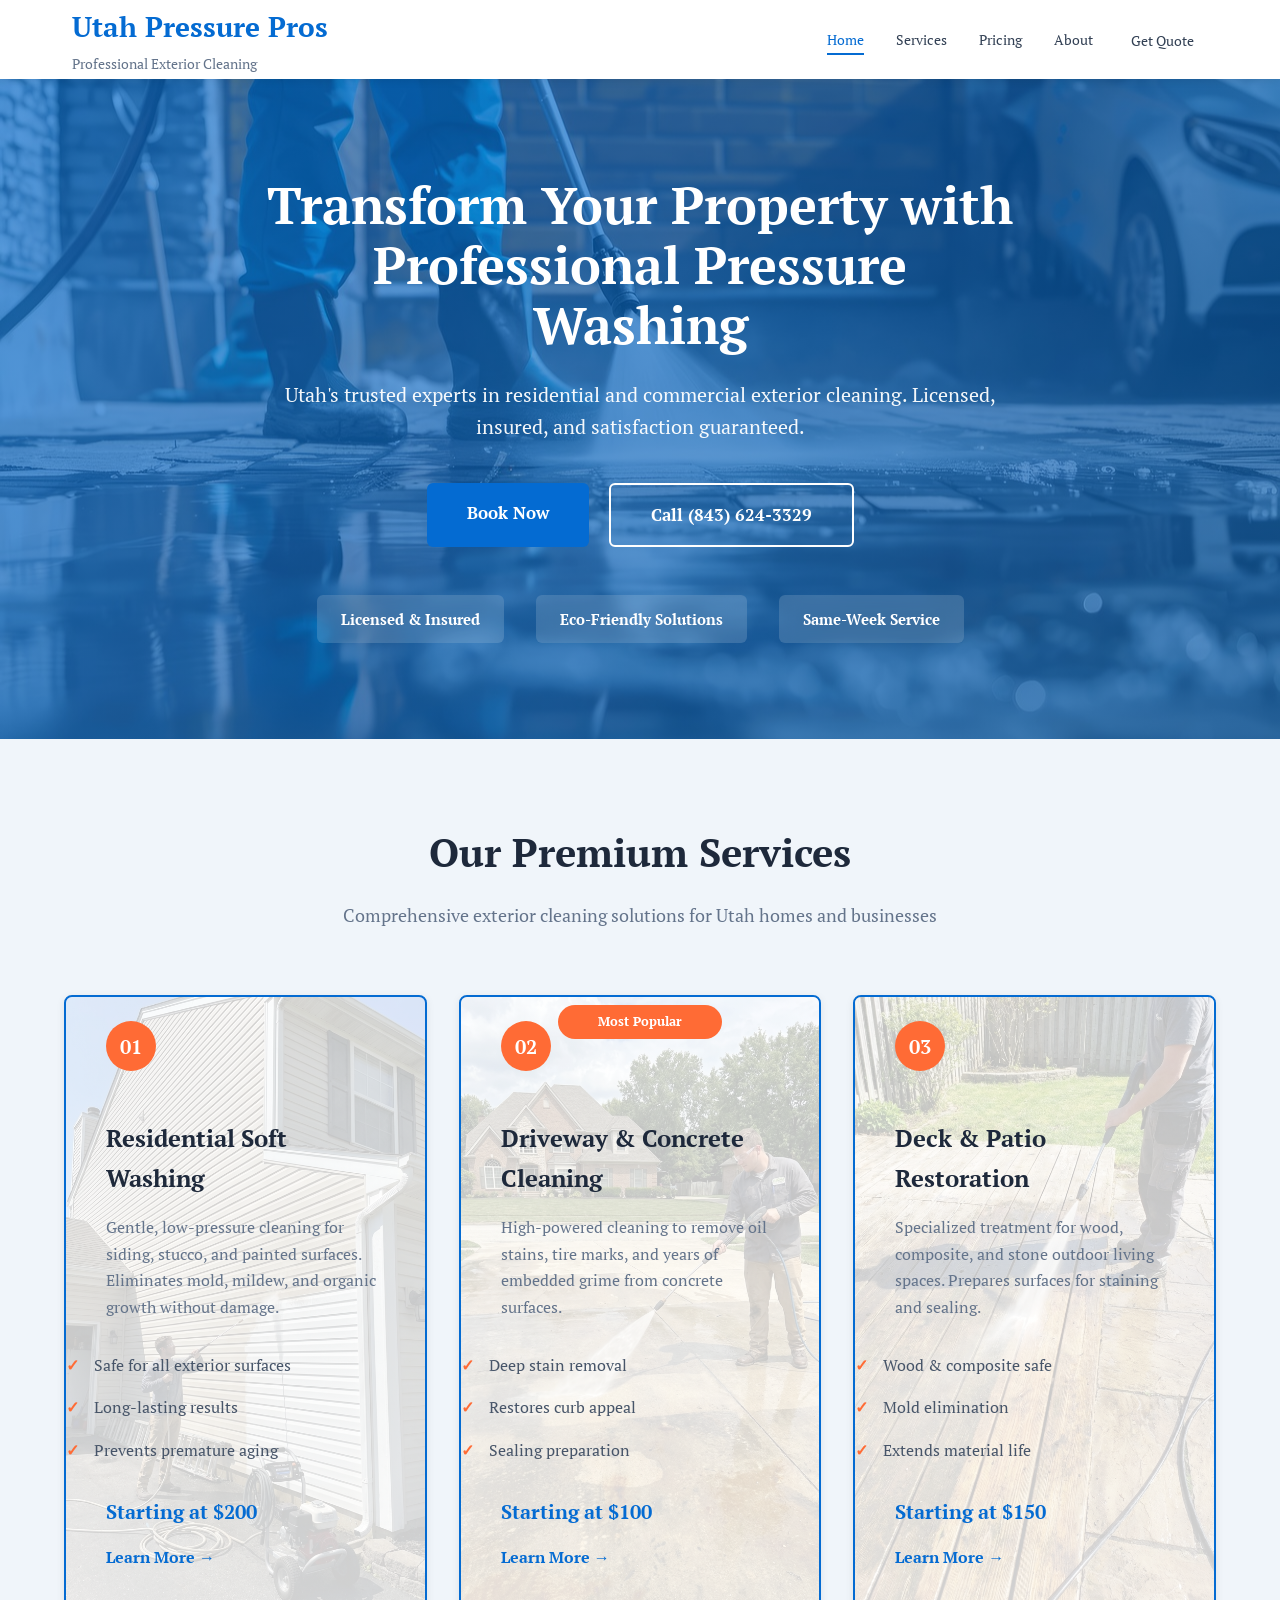
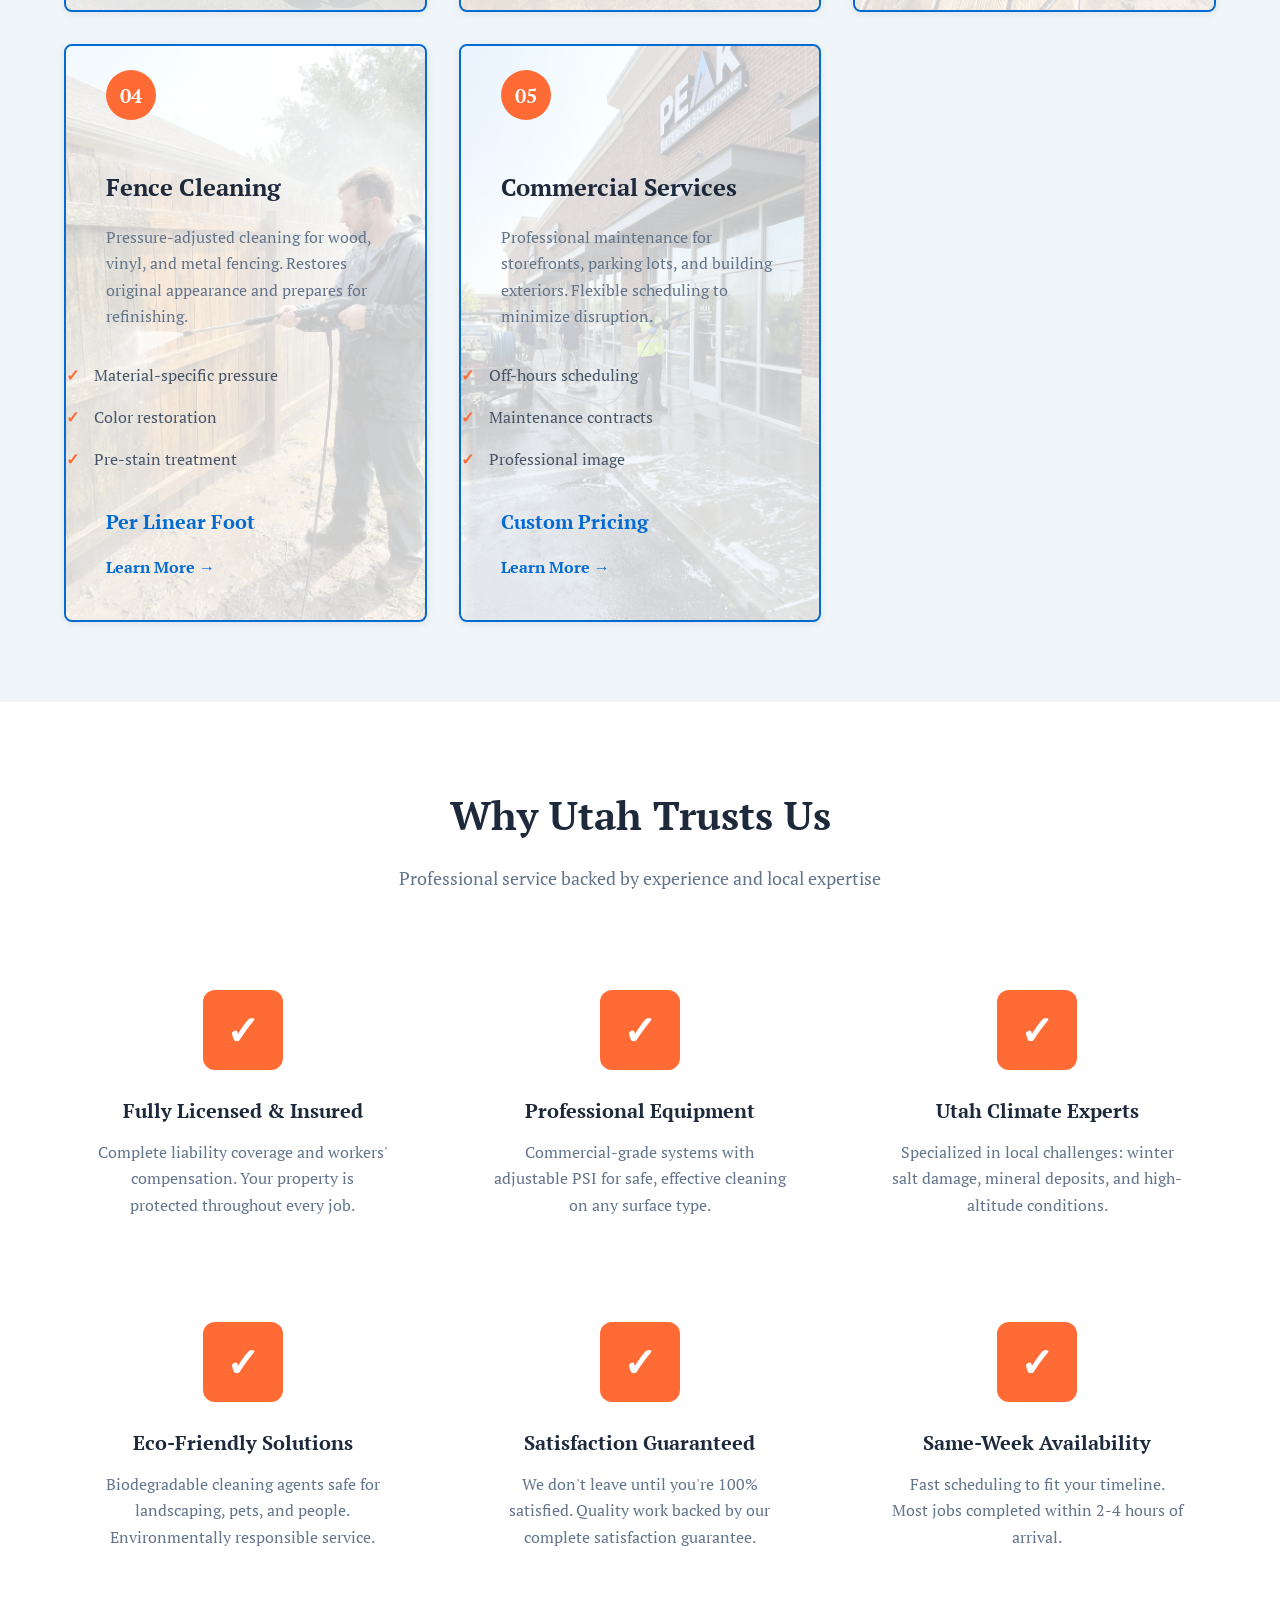
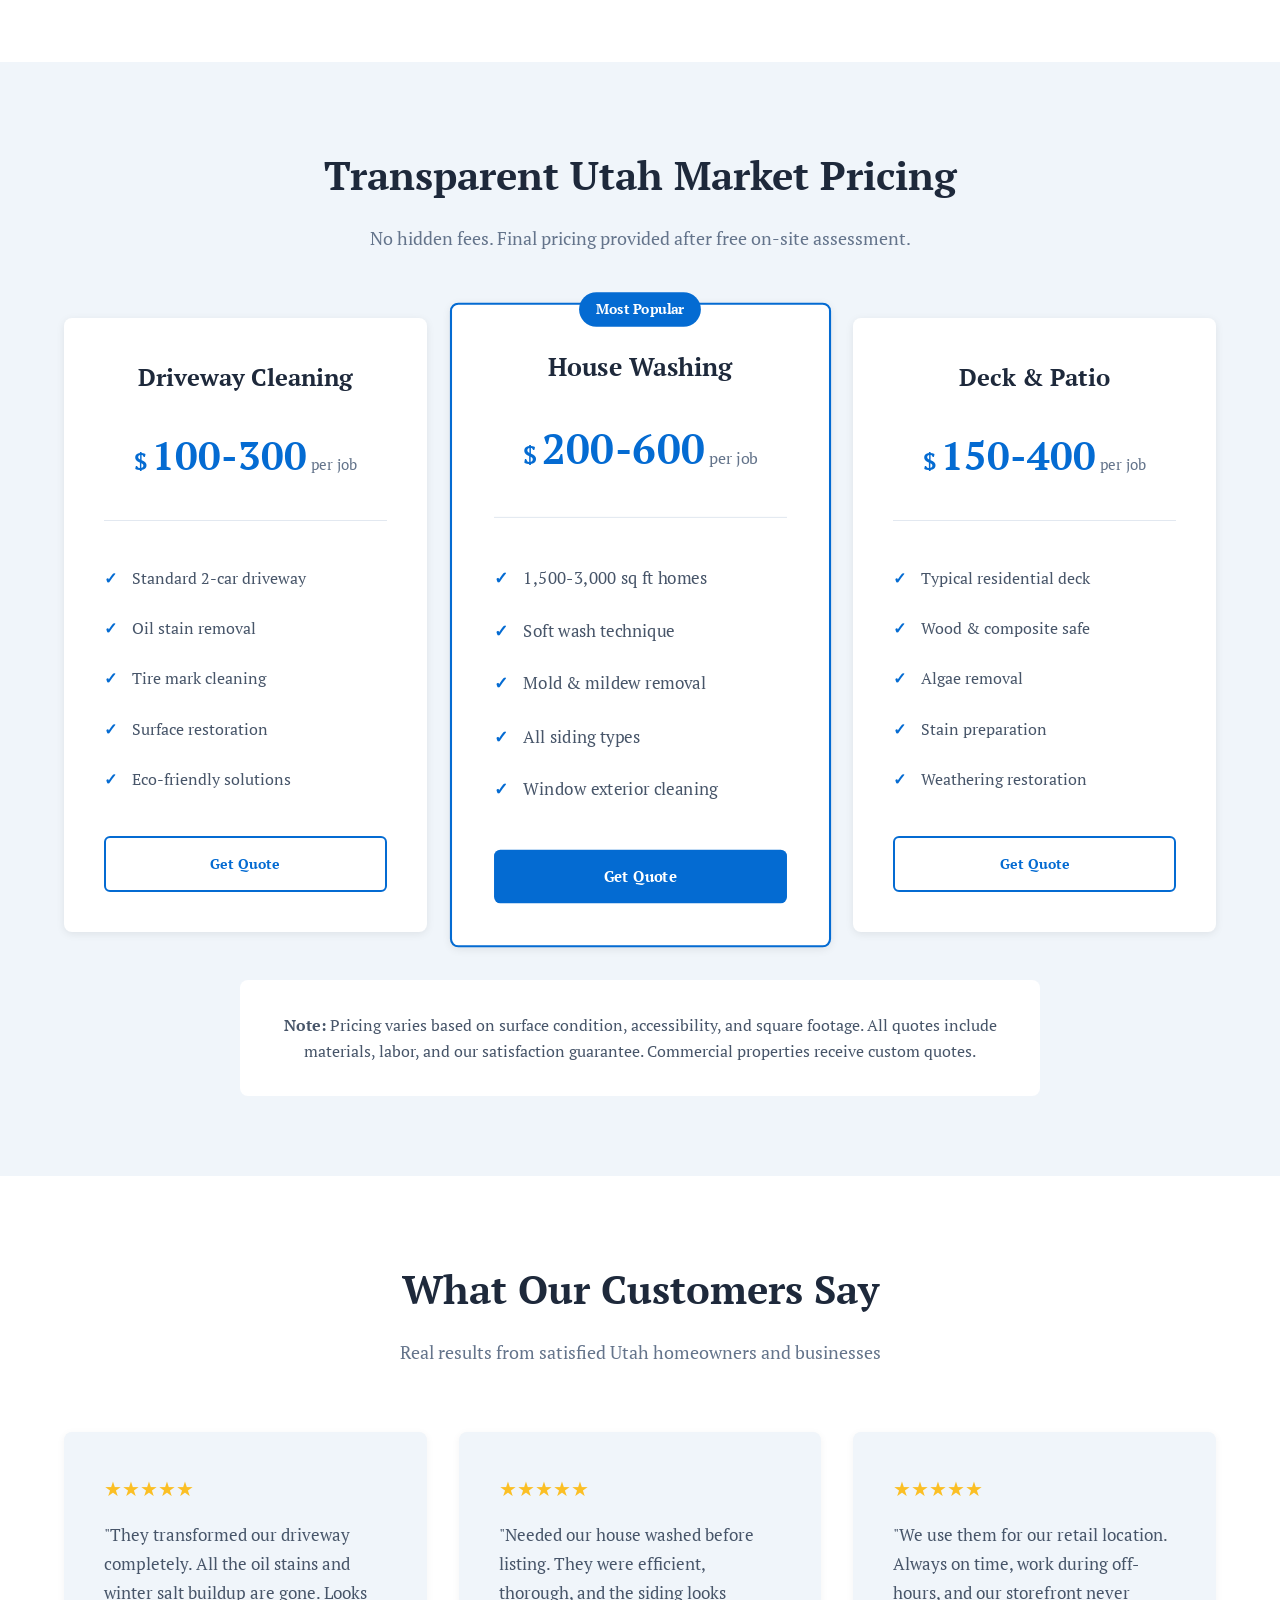
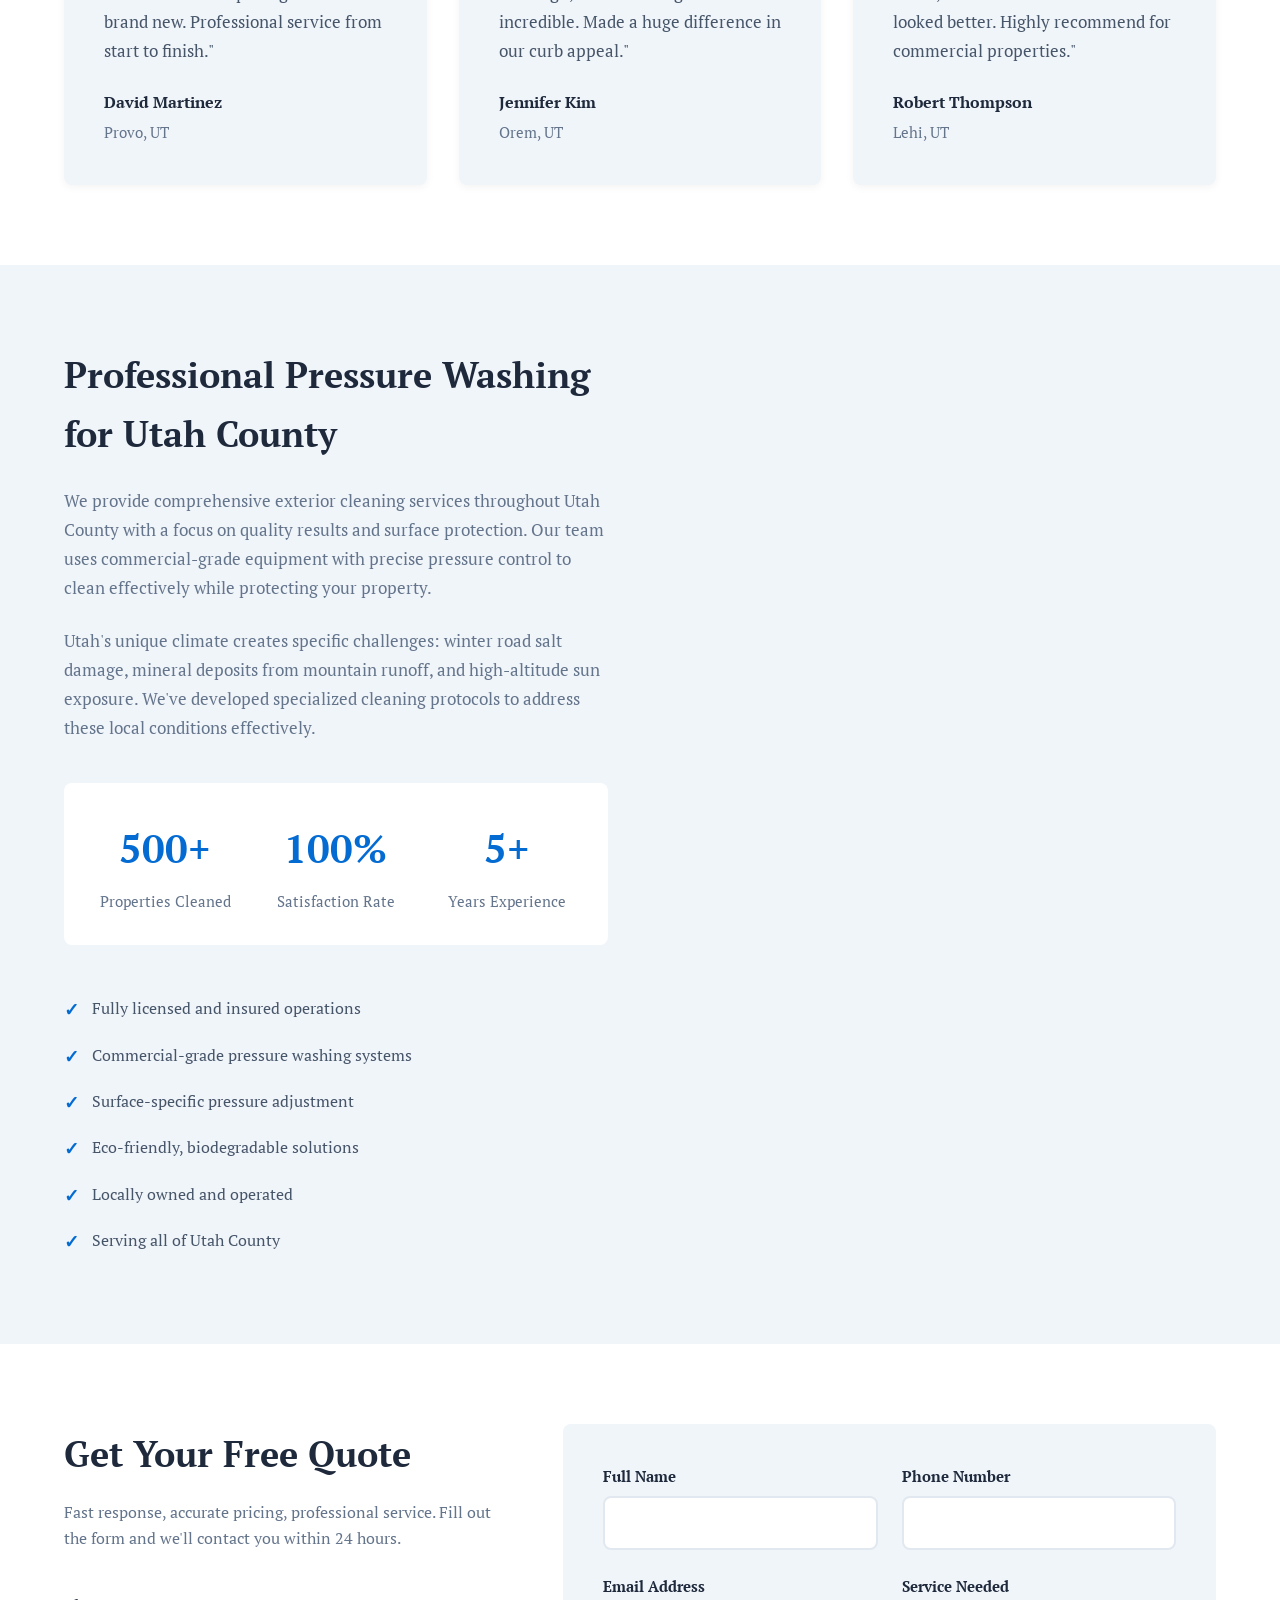
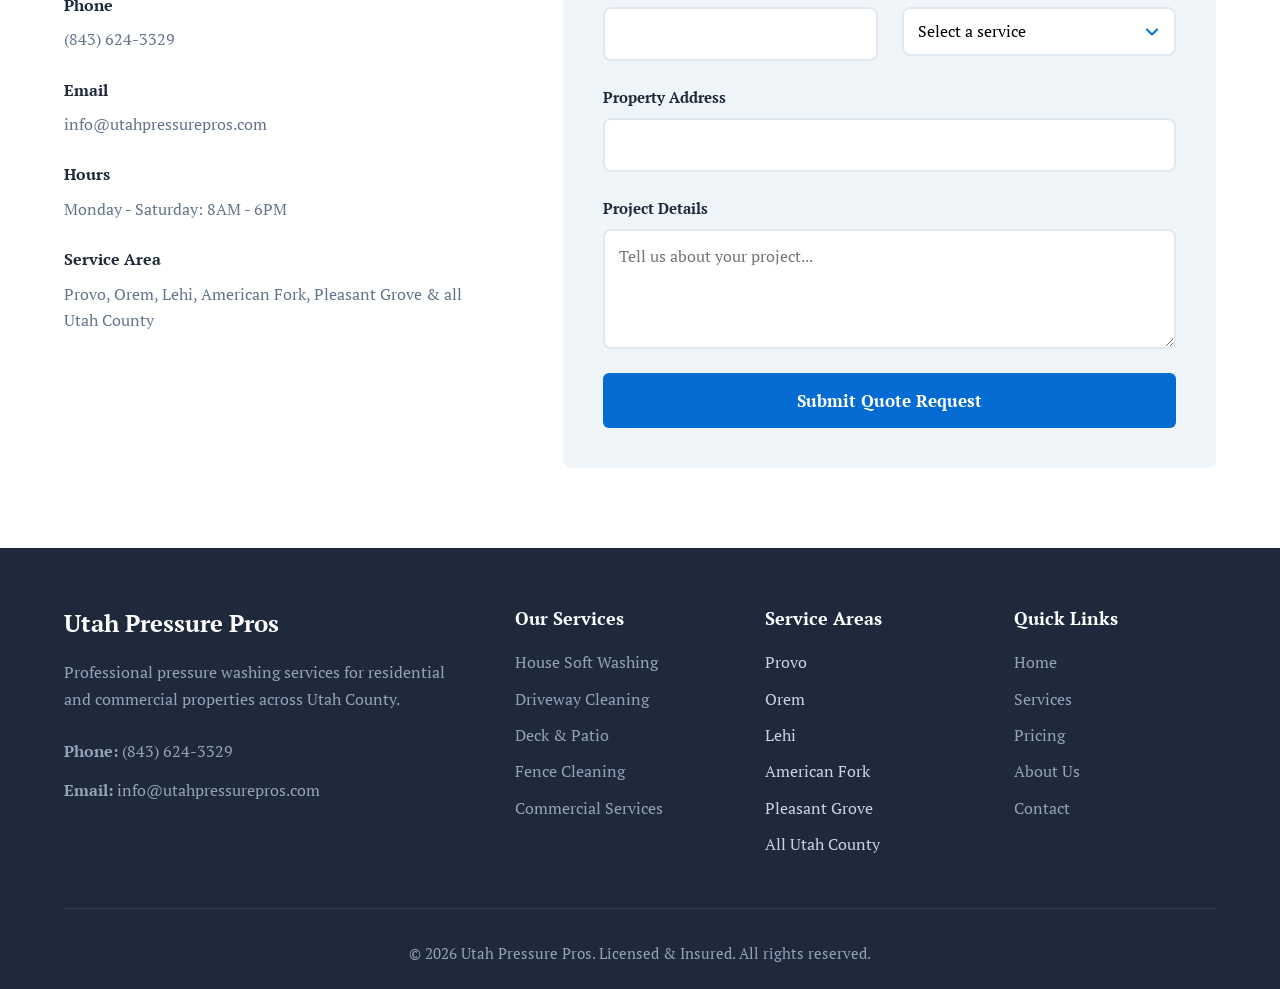
<file: index.html>
<!DOCTYPE html>
<html lang="en">
<head>
    <meta charset="UTF-8">
    <meta name="viewport" content="width=device-width, initial-scale=1.0">
    <title>Utah Pressure Pros | Professional Pressure Washing Services | Free Quote</title>
    <meta name="description" content="Professional pressure washing in Utah. Residential & commercial services. Licensed, insured, eco-friendly. Serving Provo, Orem, Lehi & Utah County.">
    <link rel="preconnect" href="https://fonts.googleapis.com">
    <link rel="preconnect" href="https://fonts.gstatic.com" crossorigin>
    <link href="https://fonts.googleapis.com/css2?family=PT+Serif:wght@400;700&display=swap" rel="stylesheet">
    <link rel="stylesheet" href="styles.css">
</head>
<body>

    <!-- Header & Navigation -->
    <header class="main-header">
        <nav class="navbar">
            <div class="container">
                <div class="nav-brand">
                    <h1 class="logo">Utah Pressure Pros</h1>
                    <p class="tagline">Professional Exterior Cleaning</p>
                </div>
                <ul class="nav-menu">
                    <li><a href="index.html" class="active">Home</a></li>
                    <li><a href="services.html">Services</a></li>
                    <li><a href="pricing.html">Pricing</a></li>
                    <li><a href="about.html">About</a></li>
                    <li><a href="contact.html" class="btn btn-outline">Get Quote</a></li>
                </ul>
            </div>
        </nav>
    </header>

    <!-- Hero Banner -->
    <section id="home" class="hero-banner" style="background-image: url('hero-bg.jpg');">
        <!-- Hero Background: Pressure washing driveway image with blue gradient overlay -->
        <div class="hero-overlay"></div>
        <div class="container">
            <div class="hero-content">
                <h2 class="hero-title">Transform Your Property with Professional Pressure Washing</h2>
                <p class="hero-subtitle">Utah's trusted experts in residential and commercial exterior cleaning. Licensed, insured, and satisfaction guaranteed.</p>
                <div class="hero-cta">
                    <a href="contact.html" class="btn btn-hero">Book Now</a>
                    <a href="tel:8436243329" class="btn btn-outline">Call (843) 624-3329</a>
                </div>
                <div class="hero-badges">
                    <div class="badge">
                        <strong>Licensed & Insured</strong>
                    </div>
                    <div class="badge">
                        <strong>Eco-Friendly Solutions</strong>
                    </div>
                    <div class="badge">
                        <strong>Same-Week Service</strong>
                    </div>
                </div>
            </div>
        </div>
    </section>

    <!-- Services Overview -->
    <section id="services" class="services-overview">
        <div class="container">
            <div class="section-intro">
                <h2>Our Premium Services</h2>
                <p>Comprehensive exterior cleaning solutions for Utah homes and businesses</p>
            </div>

            <div class="services-grid">
                <!-- Service 1 -->
                <div class="service-box" style="background-image: url('service1.jpg');">
                    <div class="service-icon-wrap">
                        <div class="service-number">01</div>
                    </div>
                    <h3>Residential Soft Washing</h3>
                    <p>Gentle, low-pressure cleaning for siding, stucco, and painted surfaces. Eliminates mold, mildew, and organic growth without damage.</p>
                    <ul class="service-features">
                        <li>Safe for all exterior surfaces</li>
                        <li>Long-lasting results</li>
                        <li>Prevents premature aging</li>
                    </ul>
                    <div class="service-price">Starting at $200</div>
                    <a href="services.html#soft-washing" class="service-link">Learn More →</a>
                </div>

                <!-- Service 2 -->
                <div class="service-box featured" style="background-image: url('service2.jpg');">
                    <div class="popular-badge">Most Popular</div>
                    <div class="service-icon-wrap">
                        <div class="service-number">02</div>
                    </div>
                    <h3>Driveway & Concrete Cleaning</h3>
                    <p>High-powered cleaning to remove oil stains, tire marks, and years of embedded grime from concrete surfaces.</p>
                    <ul class="service-features">
                        <li>Deep stain removal</li>
                        <li>Restores curb appeal</li>
                        <li>Sealing preparation</li>
                    </ul>
                    <div class="service-price">Starting at $100</div>
                    <a href="services.html#driveway" class="service-link">Learn More →</a>
                </div>

                <!-- Service 3 -->
                <div class="service-box" style="background-image: url('service3.jpg');">
                    <div class="service-icon-wrap">
                        <div class="service-number">03</div>
                    </div>
                    <h3>Deck & Patio Restoration</h3>
                    <p>Specialized treatment for wood, composite, and stone outdoor living spaces. Prepares surfaces for staining and sealing.</p>
                    <ul class="service-features">
                        <li>Wood & composite safe</li>
                        <li>Mold elimination</li>
                        <li>Extends material life</li>
                    </ul>
                    <div class="service-price">Starting at $150</div>
                    <a href="services.html#deck" class="service-link">Learn More →</a>
                </div>

                <!-- Service 4 -->
                <div class="service-box" style="background-image: url('service4.jpg');">
                    <div class="service-icon-wrap">
                        <div class="service-number">04</div>
                    </div>
                    <h3>Fence Cleaning</h3>
                    <p>Pressure-adjusted cleaning for wood, vinyl, and metal fencing. Restores original appearance and prepares for refinishing.</p>
                    <ul class="service-features">
                        <li>Material-specific pressure</li>
                        <li>Color restoration</li>
                        <li>Pre-stain treatment</li>
                    </ul>
                    <div class="service-price">Per Linear Foot</div>
                    <a href="services.html#fence" class="service-link">Learn More →</a>
                </div>

                <!-- Service 5 -->
                <div class="service-box" style="background-image: url('service5.jpg');">
                    <div class="service-icon-wrap">
                        <div class="service-number">05</div>
                    </div>
                    <h3>Commercial Services</h3>
                    <p>Professional maintenance for storefronts, parking lots, and building exteriors. Flexible scheduling to minimize disruption.</p>
                    <ul class="service-features">
                        <li>Off-hours scheduling</li>
                        <li>Maintenance contracts</li>
                        <li>Professional image</li>
                    </ul>
                    <div class="service-price">Custom Pricing</div>
                    <a href="services.html#commercial" class="service-link">Learn More →</a>
                </div>
            </div>
        </div>
    </section>

    <!-- Why Choose Us -->
    <section class="why-choose">
        <div class="container">
            <div class="section-intro">
                <h2>Why Utah Trusts Us</h2>
                <p>Professional service backed by experience and local expertise</p>
            </div>

            <div class="reasons-grid">
                <div class="reason-card">
                    <div class="reason-icon">✓</div>
                    <h3>Fully Licensed & Insured</h3>
                    <p>Complete liability coverage and workers' compensation. Your property is protected throughout every job.</p>
                </div>

                <div class="reason-card">
                    <div class="reason-icon">✓</div>
                    <h3>Professional Equipment</h3>
                    <p>Commercial-grade systems with adjustable PSI for safe, effective cleaning on any surface type.</p>
                </div>

                <div class="reason-card">
                    <div class="reason-icon">✓</div>
                    <h3>Utah Climate Experts</h3>
                    <p>Specialized in local challenges: winter salt damage, mineral deposits, and high-altitude conditions.</p>
                </div>

                <div class="reason-card">
                    <div class="reason-icon">✓</div>
                    <h3>Eco-Friendly Solutions</h3>
                    <p>Biodegradable cleaning agents safe for landscaping, pets, and people. Environmentally responsible service.</p>
                </div>

                <div class="reason-card">
                    <div class="reason-icon">✓</div>
                    <h3>Satisfaction Guaranteed</h3>
                    <p>We don't leave until you're 100% satisfied. Quality work backed by our complete satisfaction guarantee.</p>
                </div>

                <div class="reason-card">
                    <div class="reason-icon">✓</div>
                    <h3>Same-Week Availability</h3>
                    <p>Fast scheduling to fit your timeline. Most jobs completed within 2-4 hours of arrival.</p>
                </div>
            </div>
        </div>
    </section>

    <!-- Pricing Plans -->
    <section id="pricing" class="pricing-plans">
        <div class="container">
            <div class="section-intro">
                <h2>Transparent Utah Market Pricing</h2>
                <p>No hidden fees. Final pricing provided after free on-site assessment.</p>
            </div>

            <div class="pricing-grid">
                <!-- Basic Package -->
                <div class="pricing-card">
                    <div class="plan-header">
                        <h3>Driveway Cleaning</h3>
                        <div class="plan-price">
                            <span class="currency">$</span>
                            <span class="amount">100-300</span>
                            <span class="period">per job</span>
                        </div>
                    </div>
                    <ul class="plan-features">
                        <li>Standard 2-car driveway</li>
                        <li>Oil stain removal</li>
                        <li>Tire mark cleaning</li>
                        <li>Surface restoration</li>
                        <li>Eco-friendly solutions</li>
                    </ul>
                    <a href="contact.html" class="btn btn-plan">Get Quote</a>
                </div>

                <!-- Popular Package -->
                <div class="pricing-card popular">
                    <div class="popular-tag">Most Popular</div>
                    <div class="plan-header">
                        <h3>House Washing</h3>
                        <div class="plan-price">
                            <span class="currency">$</span>
                            <span class="amount">200-600</span>
                            <span class="period">per job</span>
                        </div>
                    </div>
                    <ul class="plan-features">
                        <li>1,500-3,000 sq ft homes</li>
                        <li>Soft wash technique</li>
                        <li>Mold & mildew removal</li>
                        <li>All siding types</li>
                        <li>Window exterior cleaning</li>
                    </ul>
                    <a href="contact.html" class="btn btn-plan-popular">Get Quote</a>
                </div>

                <!-- Premium Package -->
                <div class="pricing-card">
                    <div class="plan-header">
                        <h3>Deck & Patio</h3>
                        <div class="plan-price">
                            <span class="currency">$</span>
                            <span class="amount">150-400</span>
                            <span class="period">per job</span>
                        </div>
                    </div>
                    <ul class="plan-features">
                        <li>Typical residential deck</li>
                        <li>Wood & composite safe</li>
                        <li>Algae removal</li>
                        <li>Stain preparation</li>
                        <li>Weathering restoration</li>
                    </ul>
                    <a href="contact.html" class="btn btn-plan">Get Quote</a>
                </div>
            </div>

            <div class="pricing-note">
                <p><strong>Note:</strong> Pricing varies based on surface condition, accessibility, and square footage. All quotes include materials, labor, and our satisfaction guarantee. Commercial properties receive custom quotes.</p>
            </div>
        </div>
    </section>

    <!-- Testimonials -->
    <section class="testimonials">
        <div class="container">
            <div class="section-intro">
                <h2>What Our Customers Say</h2>
                <p>Real results from satisfied Utah homeowners and businesses</p>
            </div>

            <div class="testimonials-grid">
                <div class="testimonial-card">
                    <div class="testimonial-rating">★★★★★</div>
                    <p class="testimonial-text">"They transformed our driveway completely. All the oil stains and winter salt buildup are gone. Looks brand new. Professional service from start to finish."</p>
                    <div class="testimonial-author">
                        <strong>David Martinez</strong>
                        <span>Provo, UT</span>
                    </div>
                </div>

                <div class="testimonial-card">
                    <div class="testimonial-rating">★★★★★</div>
                    <p class="testimonial-text">"Needed our house washed before listing. They were efficient, thorough, and the siding looks incredible. Made a huge difference in our curb appeal."</p>
                    <div class="testimonial-author">
                        <strong>Jennifer Kim</strong>
                        <span>Orem, UT</span>
                    </div>
                </div>

                <div class="testimonial-card">
                    <div class="testimonial-rating">★★★★★</div>
                    <p class="testimonial-text">"We use them for our retail location. Always on time, work during off-hours, and our storefront never looked better. Highly recommend for commercial properties."</p>
                    <div class="testimonial-author">
                        <strong>Robert Thompson</strong>
                        <span>Lehi, UT</span>
                    </div>
                </div>
            </div>
        </div>
    </section>

    <!-- About Section -->
    <section id="about" class="about-section">
        <div class="container">
            <div class="about-grid">
                <div class="about-content">
                    <h2>Professional Pressure Washing for Utah County</h2>
                    <p>We provide comprehensive exterior cleaning services throughout Utah County with a focus on quality results and surface protection. Our team uses commercial-grade equipment with precise pressure control to clean effectively while protecting your property.</p>

                    <p>Utah's unique climate creates specific challenges: winter road salt damage, mineral deposits from mountain runoff, and high-altitude sun exposure. We've developed specialized cleaning protocols to address these local conditions effectively.</p>

                    <div class="about-stats">
                        <div class="stat">
                            <div class="stat-number">500+</div>
                            <div class="stat-label">Properties Cleaned</div>
                        </div>
                        <div class="stat">
                            <div class="stat-number">100%</div>
                            <div class="stat-label">Satisfaction Rate</div>
                        </div>
                        <div class="stat">
                            <div class="stat-number">5+</div>
                            <div class="stat-label">Years Experience</div>
                        </div>
                    </div>

                    <ul class="about-list">
                        <li>Fully licensed and insured operations</li>
                        <li>Commercial-grade pressure washing systems</li>
                        <li>Surface-specific pressure adjustment</li>
                        <li>Eco-friendly, biodegradable solutions</li>
                        <li>Locally owned and operated</li>
                        <li>Serving all of Utah County</li>
                    </ul>
                </div>

                <div class="about-image">
                    <!-- About Image: Professional pressure washing truck and equipment, Utah County neighborhood, clean branded appearance -->
                </div>
            </div>
        </div>
    </section>

    <!-- Contact Form -->
    <section id="contact" class="contact-section">
        <div class="container">
            <div class="contact-wrapper">
                <div class="contact-info">
                    <h2>Get Your Free Quote</h2>
                    <p>Fast response, accurate pricing, professional service. Fill out the form and we'll contact you within 24 hours.</p>

                    <div class="contact-details">
                        <div class="contact-item">
                            <strong>Phone</strong>
                            <p>(843) 624-3329</p>
                        </div>
                        <div class="contact-item">
                            <strong>Email</strong>
                            <p>info@utahpressurepros.com</p>
                        </div>
                        <div class="contact-item">
                            <strong>Hours</strong>
                            <p>Monday - Saturday: 8AM - 6PM</p>
                        </div>
                        <div class="contact-item">
                            <strong>Service Area</strong>
                            <p>Provo, Orem, Lehi, American Fork, Pleasant Grove & all Utah County</p>
                        </div>
                    </div>
                </div>

                <div class="contact-form-wrapper">
                    <form class="contact-form">
                        <div class="form-row">
                            <div class="form-field">
                                <label for="name">Full Name</label>
                                <input type="text" id="name" name="name" required>
                            </div>
                            <div class="form-field">
                                <label for="phone">Phone Number</label>
                                <input type="tel" id="phone" name="phone" required>
                            </div>
                        </div>

                        <div class="form-row">
                            <div class="form-field">
                                <label for="email">Email Address</label>
                                <input type="email" id="email" name="email" required>
                            </div>
                            <div class="form-field">
                                <label for="service">Service Needed</label>
                                <select id="service" name="service" required>
                                    <option value="">Select a service</option>
                                    <option value="house">House Soft Washing</option>
                                    <option value="driveway">Driveway Cleaning</option>
                                    <option value="deck">Deck & Patio</option>
                                    <option value="fence">Fence Cleaning</option>
                                    <option value="commercial">Commercial</option>
                                    <option value="other">Other</option>
                                </select>
                            </div>
                        </div>

                        <div class="form-field">
                            <label for="address">Property Address</label>
                            <input type="text" id="address" name="address" required>
                        </div>

                        <div class="form-field">
                            <label for="message">Project Details</label>
                            <textarea id="message" name="message" rows="4" placeholder="Tell us about your project..."></textarea>
                        </div>

                        <button type="submit" class="btn btn-submit">Submit Quote Request</button>
                    </form>
                </div>
            </div>
        </div>
    </section>

    <!-- Footer -->
    <footer class="main-footer">
        <div class="container">
            <div class="footer-grid">
                <div class="footer-col">
                    <h3>Utah Pressure Pros</h3>
                    <p>Professional pressure washing services for residential and commercial properties across Utah County.</p>
                    <div class="footer-contact">
                        <p><strong>Phone:</strong> (843) 624-3329</p>
                        <p><strong>Email:</strong> info@utahpressurepros.com</p>
                    </div>
                </div>

                <div class="footer-col">
                    <h4>Our Services</h4>
                    <ul>
                        <li><a href="services.html#soft-washing">House Soft Washing</a></li>
                        <li><a href="services.html#driveway">Driveway Cleaning</a></li>
                        <li><a href="services.html#deck">Deck & Patio</a></li>
                        <li><a href="services.html#fence">Fence Cleaning</a></li>
                        <li><a href="services.html#commercial">Commercial Services</a></li>
                    </ul>
                </div>

                <div class="footer-col">
                    <h4>Service Areas</h4>
                    <ul>
                        <li>Provo</li>
                        <li>Orem</li>
                        <li>Lehi</li>
                        <li>American Fork</li>
                        <li>Pleasant Grove</li>
                        <li>All Utah County</li>
                    </ul>
                </div>

                <div class="footer-col">
                    <h4>Quick Links</h4>
                    <ul>
                        <li><a href="index.html">Home</a></li>
                        <li><a href="services.html">Services</a></li>
                        <li><a href="pricing.html">Pricing</a></li>
                        <li><a href="about.html">About Us</a></li>
                        <li><a href="contact.html">Contact</a></li>
                    </ul>
                </div>
            </div>

            <div class="footer-bottom">
                <p>&copy; 2026 Utah Pressure Pros. Licensed & Insured. All rights reserved.</p>
            </div>
        </div>
    </footer>

</body>
</html>
</file>
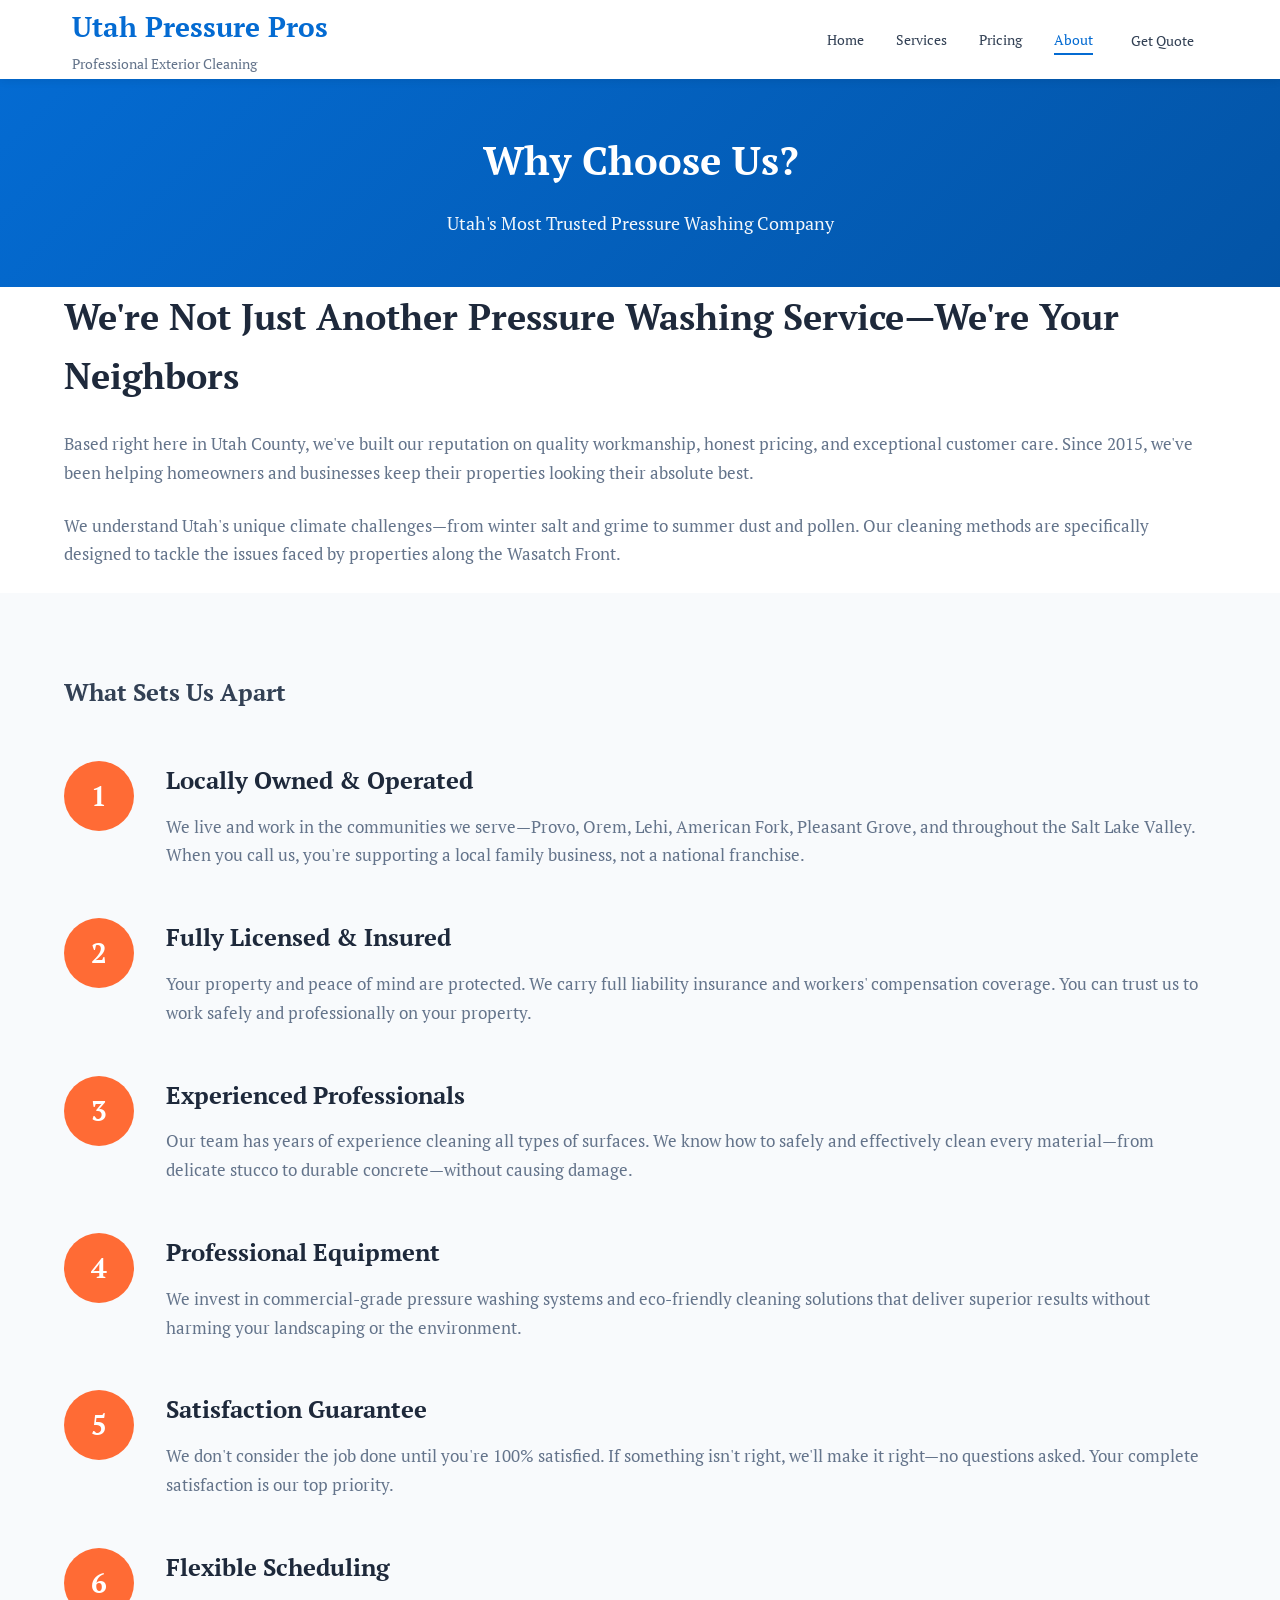
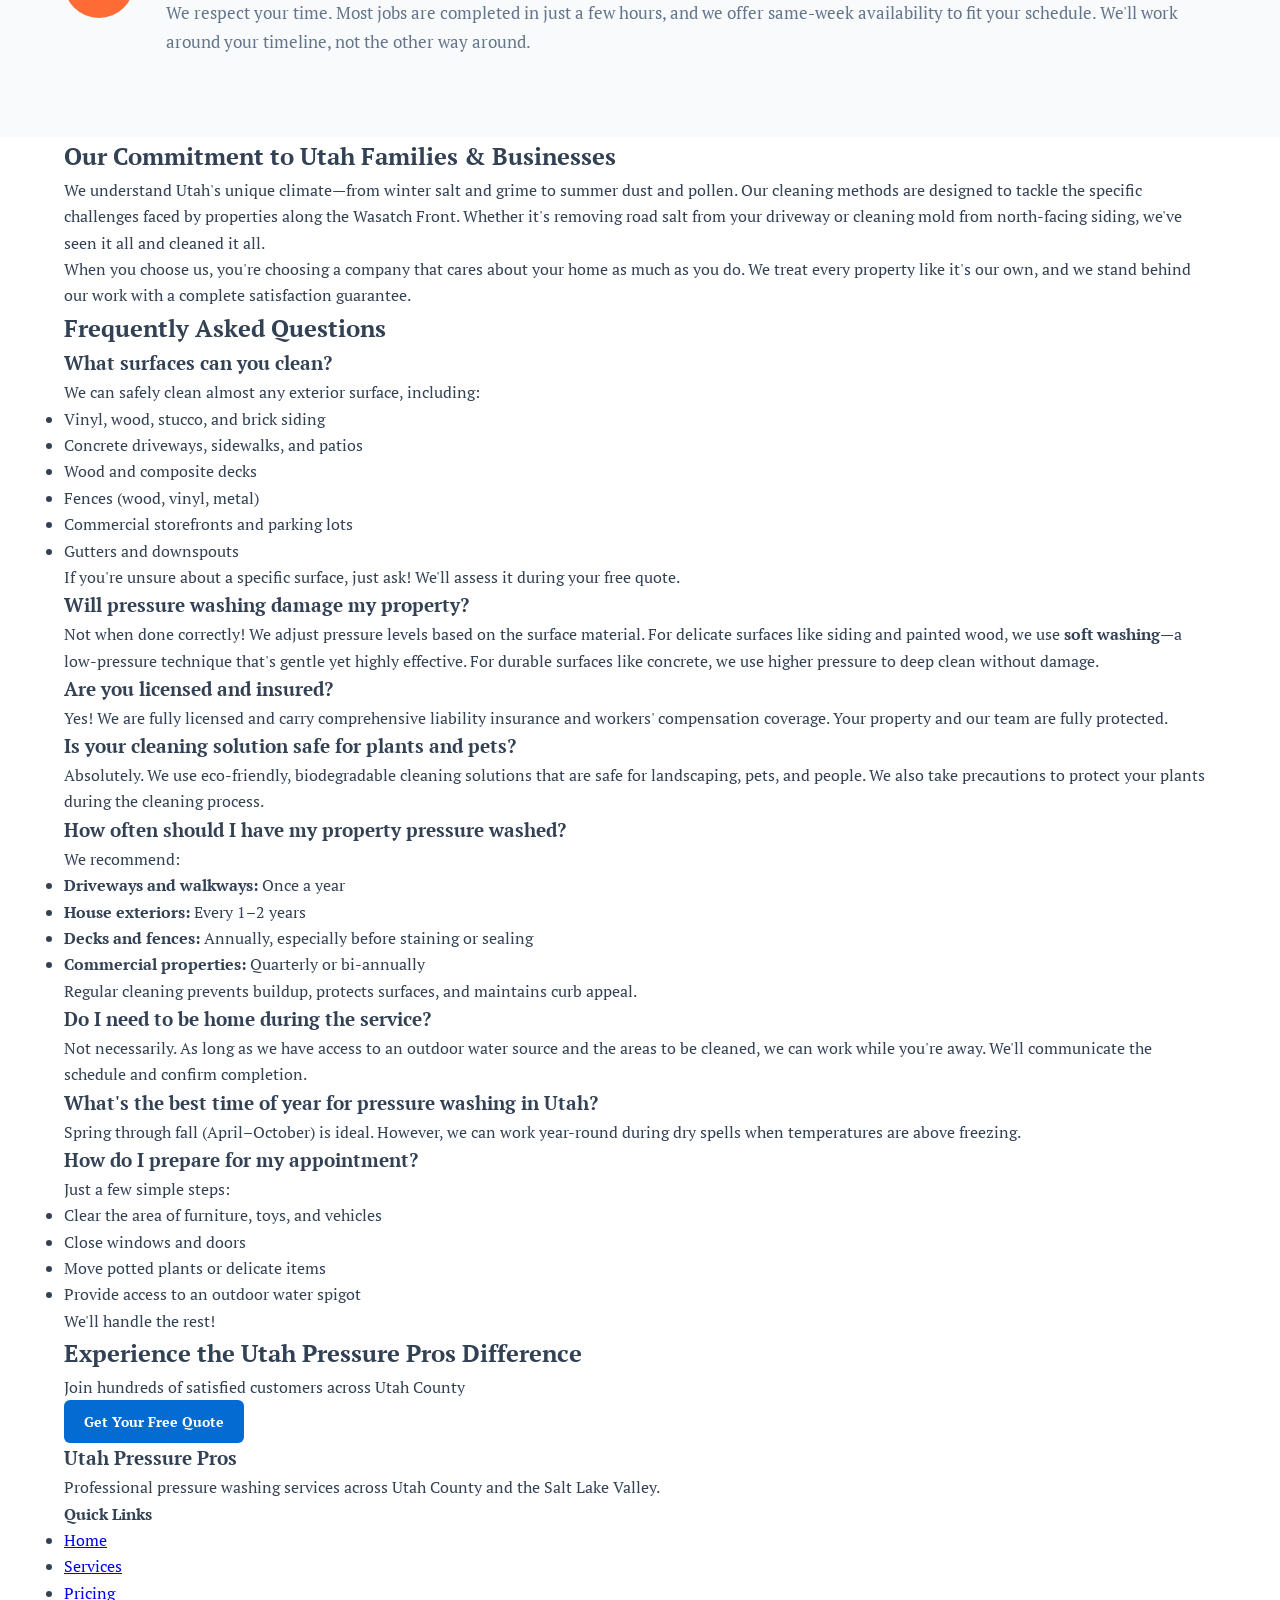
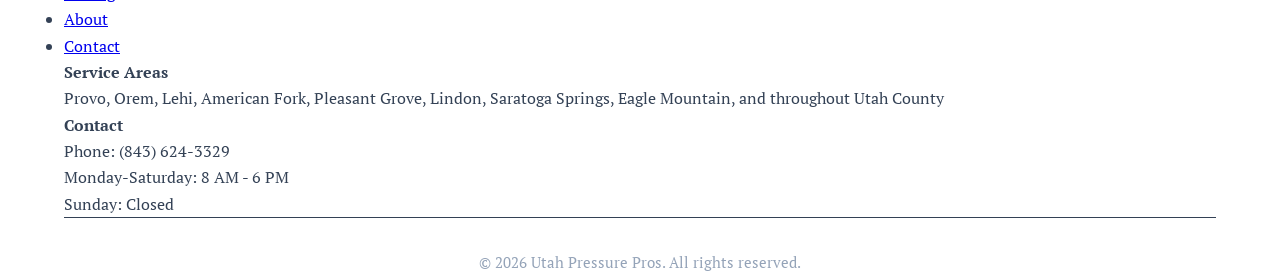
<file: about.html>
<!DOCTYPE html>
<html lang="en">
<head>
    <meta charset="UTF-8">
    <meta name="viewport" content="width=device-width, initial-scale=1.0">
    <title>About Us | Licensed Pressure Washing Pros in Utah County</title>
    <meta name="description" content="Utah's trusted pressure washing company. Locally owned, fully licensed & insured. Serving Provo, Orem, Lehi & Salt Lake Valley with pride since 2015.">
    <link rel="preconnect" href="https://fonts.googleapis.com">
    <link rel="preconnect" href="https://fonts.gstatic.com" crossorigin>
    <link href="https://fonts.googleapis.com/css2?family=PT+Serif:wght@400;700&display=swap" rel="stylesheet">
    <link rel="stylesheet" href="styles.css">
</head>
<body>
    <!-- Header & Navigation -->
    <header class="main-header">
        <nav class="navbar">
            <div class="container">
                <div class="nav-brand">
                    <h1 class="logo">Utah Pressure Pros</h1>
                    <p class="tagline">Professional Exterior Cleaning</p>
                </div>
                <ul class="nav-menu">
                    <li><a href="index.html">Home</a></li>
                    <li><a href="services.html">Services</a></li>
                    <li><a href="pricing.html">Pricing</a></li>
                    <li><a href="about.html" class="active">About</a></li>
                    <li><a href="contact.html" class="btn btn-outline">Get Quote</a></li>
                </ul>
            </div>
        </nav>
    </header>

    <!-- Page Header -->
    <section class="page-header">
        <div class="container">
            <h1>Why Choose Us?</h1>
            <p>Utah's Most Trusted Pressure Washing Company</p>
        </div>
    </section>

    <!-- About Intro -->
    <section class="about-intro">
        <div class="container">
            <div class="about-content">
                <h2>We're Not Just Another Pressure Washing Service—We're Your Neighbors</h2>
                <p class="about-text">Based right here in Utah County, we've built our reputation on quality workmanship, honest pricing, and exceptional customer care. Since 2015, we've been helping homeowners and businesses keep their properties looking their absolute best.</p>
                <p class="about-text">We understand Utah's unique climate challenges—from winter salt and grime to summer dust and pollen. Our cleaning methods are specifically designed to tackle the issues faced by properties along the Wasatch Front.</p>
            </div>
        </div>
    </section>

    <!-- What Sets Us Apart -->
    <section class="sets-apart">
        <div class="container">
            <h2 class="section-title">What Sets Us Apart</h2>
            <div class="features-list">

                <div class="feature-item">
                    <div class="feature-icon-large">1</div>
                    <div class="feature-content">
                        <h3>Locally Owned & Operated</h3>
                        <p>We live and work in the communities we serve—Provo, Orem, Lehi, American Fork, Pleasant Grove, and throughout the Salt Lake Valley. When you call us, you're supporting a local family business, not a national franchise.</p>
                    </div>
                </div>

                <div class="feature-item">
                    <div class="feature-icon-large">2</div>
                    <div class="feature-content">
                        <h3>Fully Licensed & Insured</h3>
                        <p>Your property and peace of mind are protected. We carry full liability insurance and workers' compensation coverage. You can trust us to work safely and professionally on your property.</p>
                    </div>
                </div>

                <div class="feature-item">
                    <div class="feature-icon-large">3</div>
                    <div class="feature-content">
                        <h3>Experienced Professionals</h3>
                        <p>Our team has years of experience cleaning all types of surfaces. We know how to safely and effectively clean every material—from delicate stucco to durable concrete—without causing damage.</p>
                    </div>
                </div>

                <div class="feature-item">
                    <div class="feature-icon-large">4</div>
                    <div class="feature-content">
                        <h3>Professional Equipment</h3>
                        <p>We invest in commercial-grade pressure washing systems and eco-friendly cleaning solutions that deliver superior results without harming your landscaping or the environment.</p>
                    </div>
                </div>

                <div class="feature-item">
                    <div class="feature-icon-large">5</div>
                    <div class="feature-content">
                        <h3>Satisfaction Guarantee</h3>
                        <p>We don't consider the job done until you're 100% satisfied. If something isn't right, we'll make it right—no questions asked. Your complete satisfaction is our top priority.</p>
                    </div>
                </div>

                <div class="feature-item">
                    <div class="feature-icon-large">6</div>
                    <div class="feature-content">
                        <h3>Flexible Scheduling</h3>
                        <p>We respect your time. Most jobs are completed in just a few hours, and we offer same-week availability to fit your schedule. We'll work around your timeline, not the other way around.</p>
                    </div>
                </div>

            </div>
        </div>
    </section>

    <!-- Commitment Section -->
    <section class="commitment">
        <div class="container">
            <h2 class="section-title">Our Commitment to Utah Families & Businesses</h2>
            <div class="commitment-content">
                <p>We understand Utah's unique climate—from winter salt and grime to summer dust and pollen. Our cleaning methods are designed to tackle the specific challenges faced by properties along the Wasatch Front. Whether it's removing road salt from your driveway or cleaning mold from north-facing siding, we've seen it all and cleaned it all.</p>
                <p>When you choose us, you're choosing a company that cares about your home as much as you do. We treat every property like it's our own, and we stand behind our work with a complete satisfaction guarantee.</p>
            </div>
        </div>
    </section>

    <!-- FAQ Section -->
    <section class="faq-section">
        <div class="container">
            <h2 class="section-title">Frequently Asked Questions</h2>

            <div class="faq-list">
                <div class="faq-item">
                    <h3>What surfaces can you clean?</h3>
                    <p>We can safely clean almost any exterior surface, including:</p>
                    <ul>
                        <li>Vinyl, wood, stucco, and brick siding</li>
                        <li>Concrete driveways, sidewalks, and patios</li>
                        <li>Wood and composite decks</li>
                        <li>Fences (wood, vinyl, metal)</li>
                        <li>Commercial storefronts and parking lots</li>
                        <li>Gutters and downspouts</li>
                    </ul>
                    <p>If you're unsure about a specific surface, just ask! We'll assess it during your free quote.</p>
                </div>

                <div class="faq-item">
                    <h3>Will pressure washing damage my property?</h3>
                    <p>Not when done correctly! We adjust pressure levels based on the surface material. For delicate surfaces like siding and painted wood, we use <strong>soft washing</strong>—a low-pressure technique that's gentle yet highly effective. For durable surfaces like concrete, we use higher pressure to deep clean without damage.</p>
                </div>

                <div class="faq-item">
                    <h3>Are you licensed and insured?</h3>
                    <p>Yes! We are fully licensed and carry comprehensive liability insurance and workers' compensation coverage. Your property and our team are fully protected.</p>
                </div>

                <div class="faq-item">
                    <h3>Is your cleaning solution safe for plants and pets?</h3>
                    <p>Absolutely. We use eco-friendly, biodegradable cleaning solutions that are safe for landscaping, pets, and people. We also take precautions to protect your plants during the cleaning process.</p>
                </div>

                <div class="faq-item">
                    <h3>How often should I have my property pressure washed?</h3>
                    <p>We recommend:</p>
                    <ul>
                        <li><strong>Driveways and walkways:</strong> Once a year</li>
                        <li><strong>House exteriors:</strong> Every 1–2 years</li>
                        <li><strong>Decks and fences:</strong> Annually, especially before staining or sealing</li>
                        <li><strong>Commercial properties:</strong> Quarterly or bi-annually</li>
                    </ul>
                    <p>Regular cleaning prevents buildup, protects surfaces, and maintains curb appeal.</p>
                </div>

                <div class="faq-item">
                    <h3>Do I need to be home during the service?</h3>
                    <p>Not necessarily. As long as we have access to an outdoor water source and the areas to be cleaned, we can work while you're away. We'll communicate the schedule and confirm completion.</p>
                </div>

                <div class="faq-item">
                    <h3>What's the best time of year for pressure washing in Utah?</h3>
                    <p>Spring through fall (April–October) is ideal. However, we can work year-round during dry spells when temperatures are above freezing.</p>
                </div>

                <div class="faq-item">
                    <h3>How do I prepare for my appointment?</h3>
                    <p>Just a few simple steps:</p>
                    <ul>
                        <li>Clear the area of furniture, toys, and vehicles</li>
                        <li>Close windows and doors</li>
                        <li>Move potted plants or delicate items</li>
                        <li>Provide access to an outdoor water spigot</li>
                    </ul>
                    <p>We'll handle the rest!</p>
                </div>
            </div>
        </div>
    </section>

    <!-- CTA Section -->
    <section class="cta">
        <div class="container">
            <h2>Experience the Utah Pressure Pros Difference</h2>
            <p>Join hundreds of satisfied customers across Utah County</p>
            <a href="contact.html" class="btn btn-primary btn-large">Get Your Free Quote</a>
        </div>
    </section>

    <!-- Footer -->
    <footer class="footer">
        <div class="container">
            <div class="footer-content">
                <div class="footer-section">
                    <h3>Utah Pressure Pros</h3>
                    <p>Professional pressure washing services across Utah County and the Salt Lake Valley.</p>
                </div>
                <div class="footer-section">
                    <h4>Quick Links</h4>
                    <ul>
                        <li><a href="index.html">Home</a></li>
                        <li><a href="services.html">Services</a></li>
                        <li><a href="pricing.html">Pricing</a></li>
                        <li><a href="about.html">About</a></li>
                        <li><a href="contact.html">Contact</a></li>
                    </ul>
                </div>
                <div class="footer-section">
                    <h4>Service Areas</h4>
                    <p>Provo, Orem, Lehi, American Fork, Pleasant Grove, Lindon, Saratoga Springs, Eagle Mountain, and throughout Utah County</p>
                </div>
                <div class="footer-section">
                    <h4>Contact</h4>
                    <p>Phone: (843) 624-3329</p>
                    <p>Monday-Saturday: 8 AM - 6 PM</p>
                    <p>Sunday: Closed</p>
                </div>
            </div>
            <div class="footer-bottom">
                <p>&copy; 2026 Utah Pressure Pros. All rights reserved.</p>
            </div>
        </div>
    </footer>
</body>
</html>
</file>
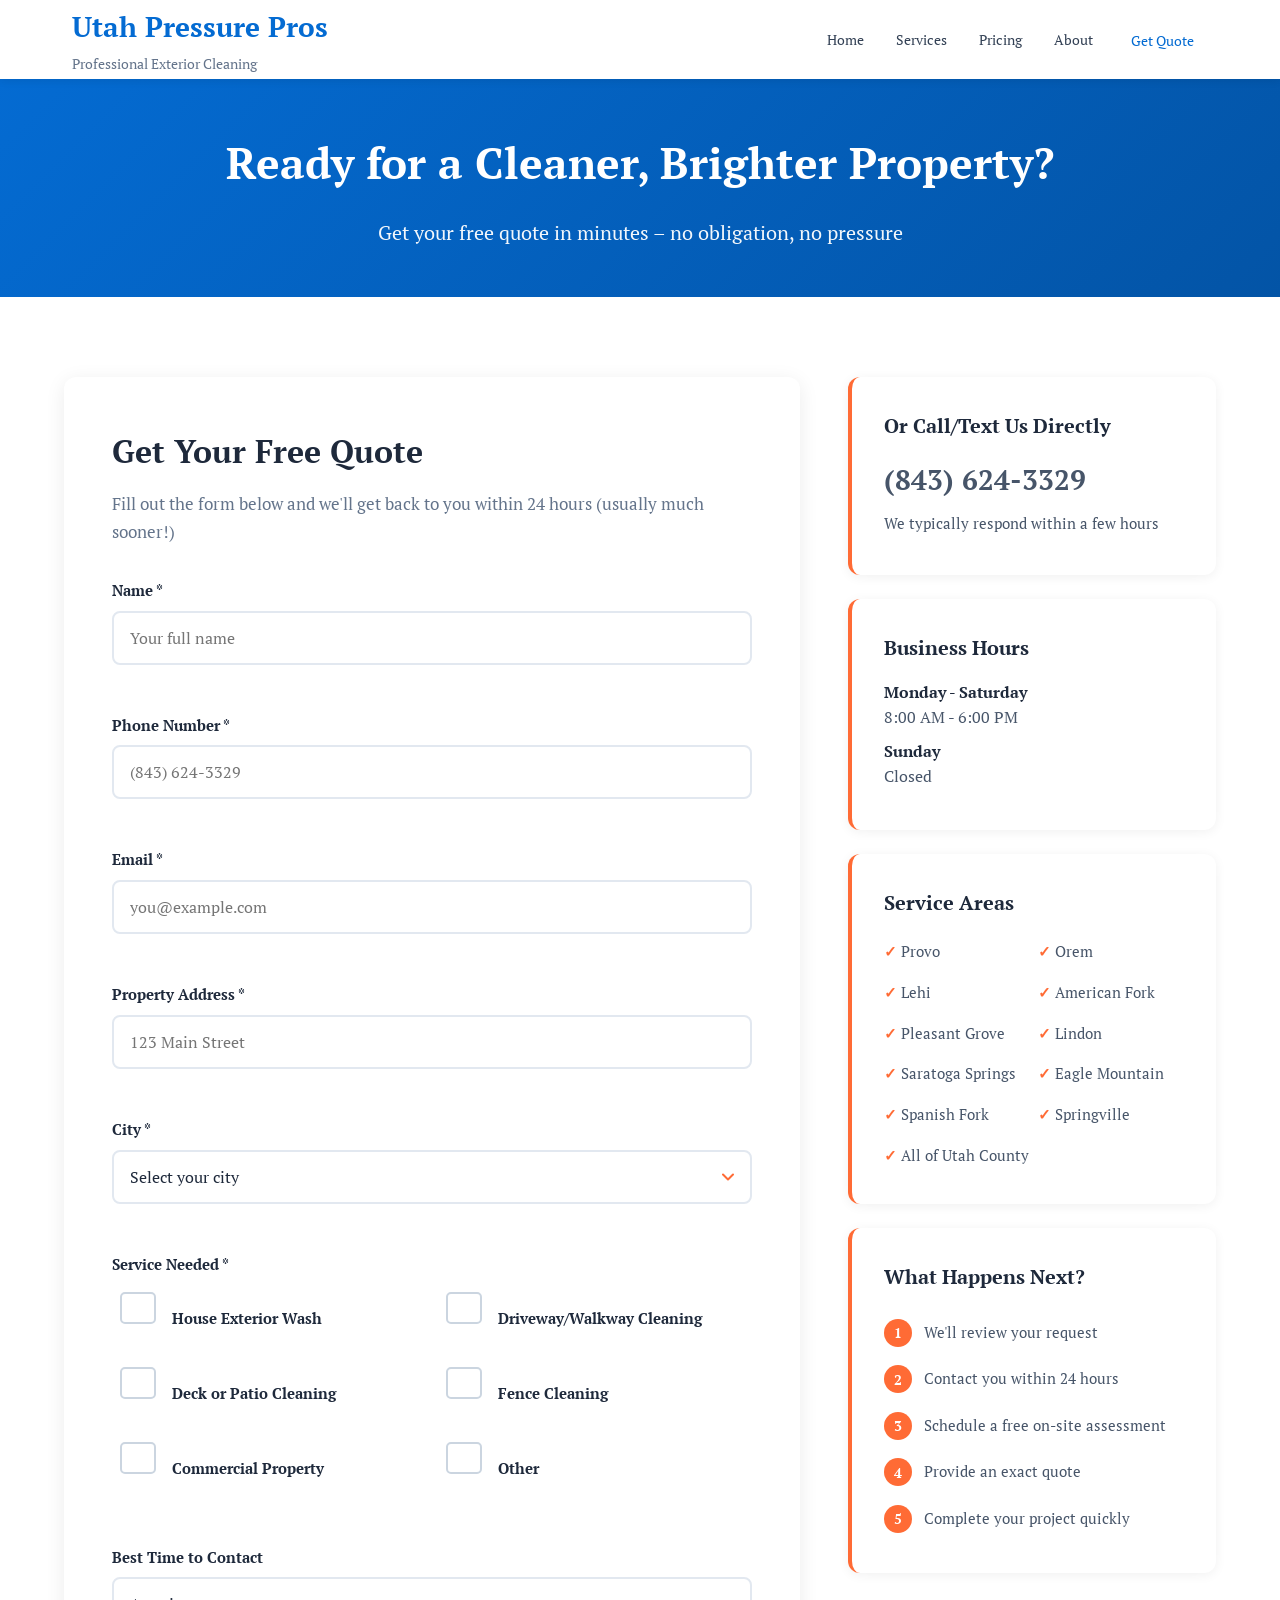
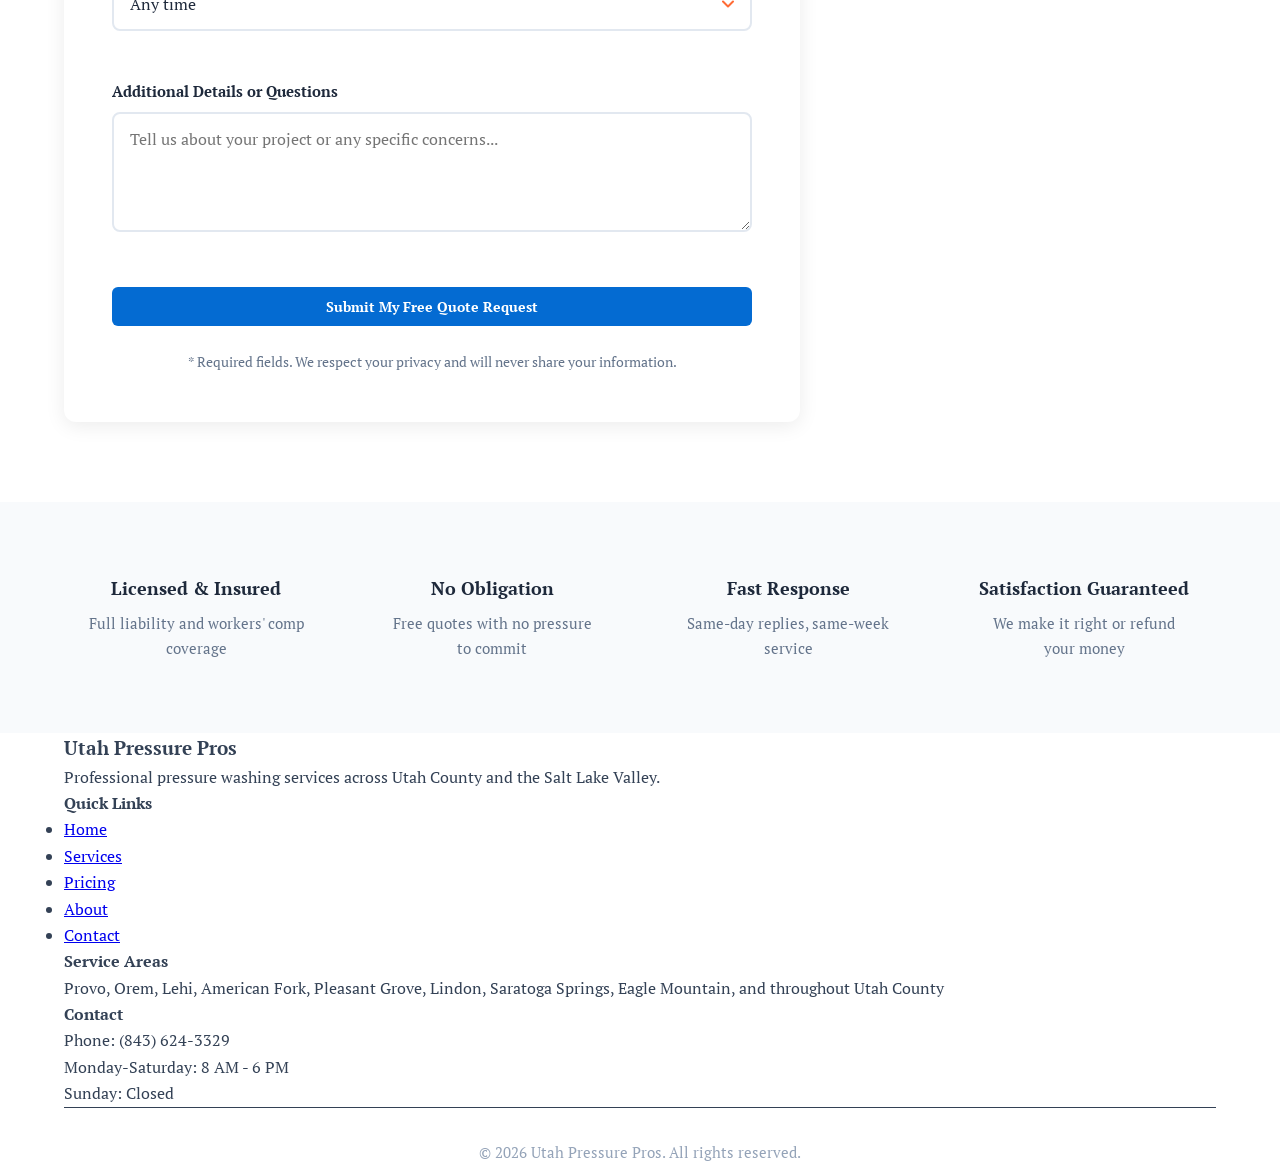
<file: contact.html>
<!DOCTYPE html>
<html lang="en">
<head>
    <meta charset="UTF-8">
    <meta name="viewport" content="width=device-width, initial-scale=1.0">
    <title>Contact Us | Free Pressure Washing Quote | Utah County</title>
    <meta name="description" content="Get your free pressure washing quote today! Serving Provo, Orem, Lehi & Utah County. Fast response, honest pricing, satisfaction guaranteed. Call now!">
    <link rel="preconnect" href="https://fonts.googleapis.com">
    <link rel="preconnect" href="https://fonts.gstatic.com" crossorigin>
    <link href="https://fonts.googleapis.com/css2?family=PT+Serif:wght@400;700&display=swap" rel="stylesheet">
    <link rel="stylesheet" href="styles.css">
</head>
<body>
    <!-- Header & Navigation -->
    <header class="main-header">
        <nav class="navbar">
            <div class="container">
                <div class="nav-brand">
                    <h1 class="logo">Utah Pressure Pros</h1>
                    <p class="tagline">Professional Exterior Cleaning</p>
                </div>
                <ul class="nav-menu">
                    <li><a href="index.html">Home</a></li>
                    <li><a href="services.html">Services</a></li>
                    <li><a href="pricing.html">Pricing</a></li>
                    <li><a href="about.html">About</a></li>
                    <li><a href="contact.html" class="active btn btn-outline">Get Quote</a></li>
                </ul>
            </div>
        </nav>
    </header>

    <!-- Page Header -->
    <section class="contact-page-header">
        <div class="hero-overlay"></div>
        <div class="container">
            <h1>Ready for a Cleaner, Brighter Property?</h1>
            <p>Get your free quote in minutes – no obligation, no pressure</p>
        </div>
    </section>

    <!-- Contact Section -->
    <section class="contact-section">
        <div class="container">
            <div class="contact-grid">

                <!-- Contact Form -->
                <div class="contact-form-container">
                    <h2>Get Your Free Quote</h2>
                    <p class="form-intro">Fill out the form below and we'll get back to you within 24 hours (usually much sooner!)</p>

                    <form class="contact-form" id="quoteForm">
                        <div class="form-group">
                            <label for="name">Name *</label>
                            <input type="text" id="name" name="name" required placeholder="Your full name">
                        </div>

                        <div class="form-group">
                            <label for="phone">Phone Number *</label>
                            <input type="tel" id="phone" name="phone" required placeholder="(843) 624-3329">
                        </div>

                        <div class="form-group">
                            <label for="email">Email *</label>
                            <input type="email" id="email" name="email" required placeholder="you@example.com">
                        </div>

                        <div class="form-group">
                            <label for="address">Property Address *</label>
                            <input type="text" id="address" name="address" required placeholder="123 Main Street">
                        </div>

                        <div class="form-group">
                            <label for="city">City *</label>
                            <select id="city" name="city" required>
                                <option value="">Select your city</option>
                                <option value="Provo">Provo</option>
                                <option value="Orem">Orem</option>
                                <option value="Lehi">Lehi</option>
                                <option value="American Fork">American Fork</option>
                                <option value="Pleasant Grove">Pleasant Grove</option>
                                <option value="Lindon">Lindon</option>
                                <option value="Saratoga Springs">Saratoga Springs</option>
                                <option value="Eagle Mountain">Eagle Mountain</option>
                                <option value="Spanish Fork">Spanish Fork</option>
                                <option value="Springville">Springville</option>
                                <option value="Other">Other</option>
                            </select>
                        </div>

                        <div class="form-group">
                            <label>Service Needed *</label>
                            <div class="checkbox-group">
                                <label class="checkbox-label">
                                    <input type="checkbox" name="service" value="House Exterior Wash">
                                    House Exterior Wash
                                </label>
                                <label class="checkbox-label">
                                    <input type="checkbox" name="service" value="Driveway/Walkway Cleaning">
                                    Driveway/Walkway Cleaning
                                </label>
                                <label class="checkbox-label">
                                    <input type="checkbox" name="service" value="Deck or Patio Cleaning">
                                    Deck or Patio Cleaning
                                </label>
                                <label class="checkbox-label">
                                    <input type="checkbox" name="service" value="Fence Cleaning">
                                    Fence Cleaning
                                </label>
                                <label class="checkbox-label">
                                    <input type="checkbox" name="service" value="Commercial Property">
                                    Commercial Property
                                </label>
                                <label class="checkbox-label">
                                    <input type="checkbox" name="service" value="Other">
                                    Other
                                </label>
                            </div>
                        </div>

                        <div class="form-group">
                            <label for="contact-time">Best Time to Contact</label>
                            <select id="contact-time" name="contact-time">
                                <option value="Any time">Any time</option>
                                <option value="Morning (8am-12pm)">Morning (8am-12pm)</option>
                                <option value="Afternoon (12pm-5pm)">Afternoon (12pm-5pm)</option>
                                <option value="Evening (5pm-7pm)">Evening (5pm-7pm)</option>
                            </select>
                        </div>

                        <div class="form-group">
                            <label for="message">Additional Details or Questions</label>
                            <textarea id="message" name="message" rows="4" placeholder="Tell us about your project or any specific concerns..."></textarea>
                        </div>

                        <button type="submit" class="btn btn-primary btn-large">Submit My Free Quote Request</button>
                    </form>

                    <p class="form-note">* Required fields. We respect your privacy and will never share your information.</p>
                </div>

                <!-- Contact Info Sidebar -->
                <div class="contact-info-sidebar">
                    <div class="contact-info-card">
                        <h3>Or Call/Text Us Directly</h3>
                        <p class="phone-large">(843) 624-3329</p>
                        <p class="contact-note">We typically respond within a few hours</p>
                    </div>

                    <div class="contact-info-card">
                        <h3>Business Hours</h3>
                        <p><strong>Monday - Saturday</strong><br>8:00 AM - 6:00 PM</p>
                        <p><strong>Sunday</strong><br>Closed</p>
                    </div>

                    <div class="contact-info-card">
                        <h3>Service Areas</h3>
                        <ul class="service-areas-list">
                            <li>Provo</li>
                            <li>Orem</li>
                            <li>Lehi</li>
                            <li>American Fork</li>
                            <li>Pleasant Grove</li>
                            <li>Lindon</li>
                            <li>Saratoga Springs</li>
                            <li>Eagle Mountain</li>
                            <li>Spanish Fork</li>
                            <li>Springville</li>
                            <li>All of Utah County</li>
                        </ul>
                    </div>

                    <div class="contact-info-card">
                        <h3>What Happens Next?</h3>
                        <ol class="process-list">
                            <li>We'll review your request</li>
                            <li>Contact you within 24 hours</li>
                            <li>Schedule a free on-site assessment</li>
                            <li>Provide an exact quote</li>
                            <li>Complete your project quickly</li>
                        </ol>
                    </div>
                </div>

            </div>
        </div>
    </section>

    <!-- Trust Signals -->
    <section class="trust-signals">
        <div class="container">
            <div class="trust-grid">
                <div class="trust-item">
                    <h4>Licensed & Insured</h4>
                    <p>Full liability and workers' comp coverage</p>
                </div>
                <div class="trust-item">
                    <h4>No Obligation</h4>
                    <p>Free quotes with no pressure to commit</p>
                </div>
                <div class="trust-item">
                    <h4>Fast Response</h4>
                    <p>Same-day replies, same-week service</p>
                </div>
                <div class="trust-item">
                    <h4>Satisfaction Guaranteed</h4>
                    <p>We make it right or refund your money</p>
                </div>
            </div>
        </div>
    </section>

    <!-- Footer -->
    <footer class="footer">
        <div class="container">
            <div class="footer-content">
                <div class="footer-section">
                    <h3>Utah Pressure Pros</h3>
                    <p>Professional pressure washing services across Utah County and the Salt Lake Valley.</p>
                </div>
                <div class="footer-section">
                    <h4>Quick Links</h4>
                    <ul>
                        <li><a href="index.html">Home</a></li>
                        <li><a href="services.html">Services</a></li>
                        <li><a href="pricing.html">Pricing</a></li>
                        <li><a href="about.html">About</a></li>
                        <li><a href="contact.html">Contact</a></li>
                    </ul>
                </div>
                <div class="footer-section">
                    <h4>Service Areas</h4>
                    <p>Provo, Orem, Lehi, American Fork, Pleasant Grove, Lindon, Saratoga Springs, Eagle Mountain, and throughout Utah County</p>
                </div>
                <div class="footer-section">
                    <h4>Contact</h4>
                    <p>Phone: (843) 624-3329</p>
                    <p>Monday-Saturday: 8 AM - 6 PM</p>
                    <p>Sunday: Closed</p>
                </div>
            </div>
            <div class="footer-bottom">
                <p>&copy; 2026 Utah Pressure Pros. All rights reserved.</p>
            </div>
        </div>
    </footer>

    <!-- Success Modal -->
    <div id="successModal" class="modal">
        <div class="modal-content">
            <div class="modal-header">
                <div class="success-icon">✓</div>
                <h2>Quote Request Submitted!</h2>
            </div>
            <div class="modal-body">
                <p>Thank you for your interest in Utah Pressure Pros. We've received your quote request and will contact you within 24 hours.</p>
                <p class="modal-note">Check your email for a confirmation.</p>
            </div>
            <button onclick="closeModal()" class="btn btn-primary btn-large">Got It</button>
        </div>
    </div>

    <script>
        // Simple form validation and submission
        document.getElementById('quoteForm').addEventListener('submit', function(e) {
            e.preventDefault();

            // Get form data
            const formData = new FormData(this);

            // Check if at least one service is selected
            const services = formData.getAll('service');
            if (services.length === 0) {
                alert('Please select at least one service.');
                return;
            }

            // In a real implementation, you would send this data to a server
            // For now, we'll show a success modal
            document.getElementById('successModal').style.display = 'flex';
            this.reset();
        });

        function closeModal() {
            document.getElementById('successModal').style.display = 'none';
        }

        // Close modal when clicking outside
        window.onclick = function(event) {
            const modal = document.getElementById('successModal');
            if (event.target === modal) {
                modal.style.display = 'none';
            }
        }
    </script>
</body>
</html>
</file>
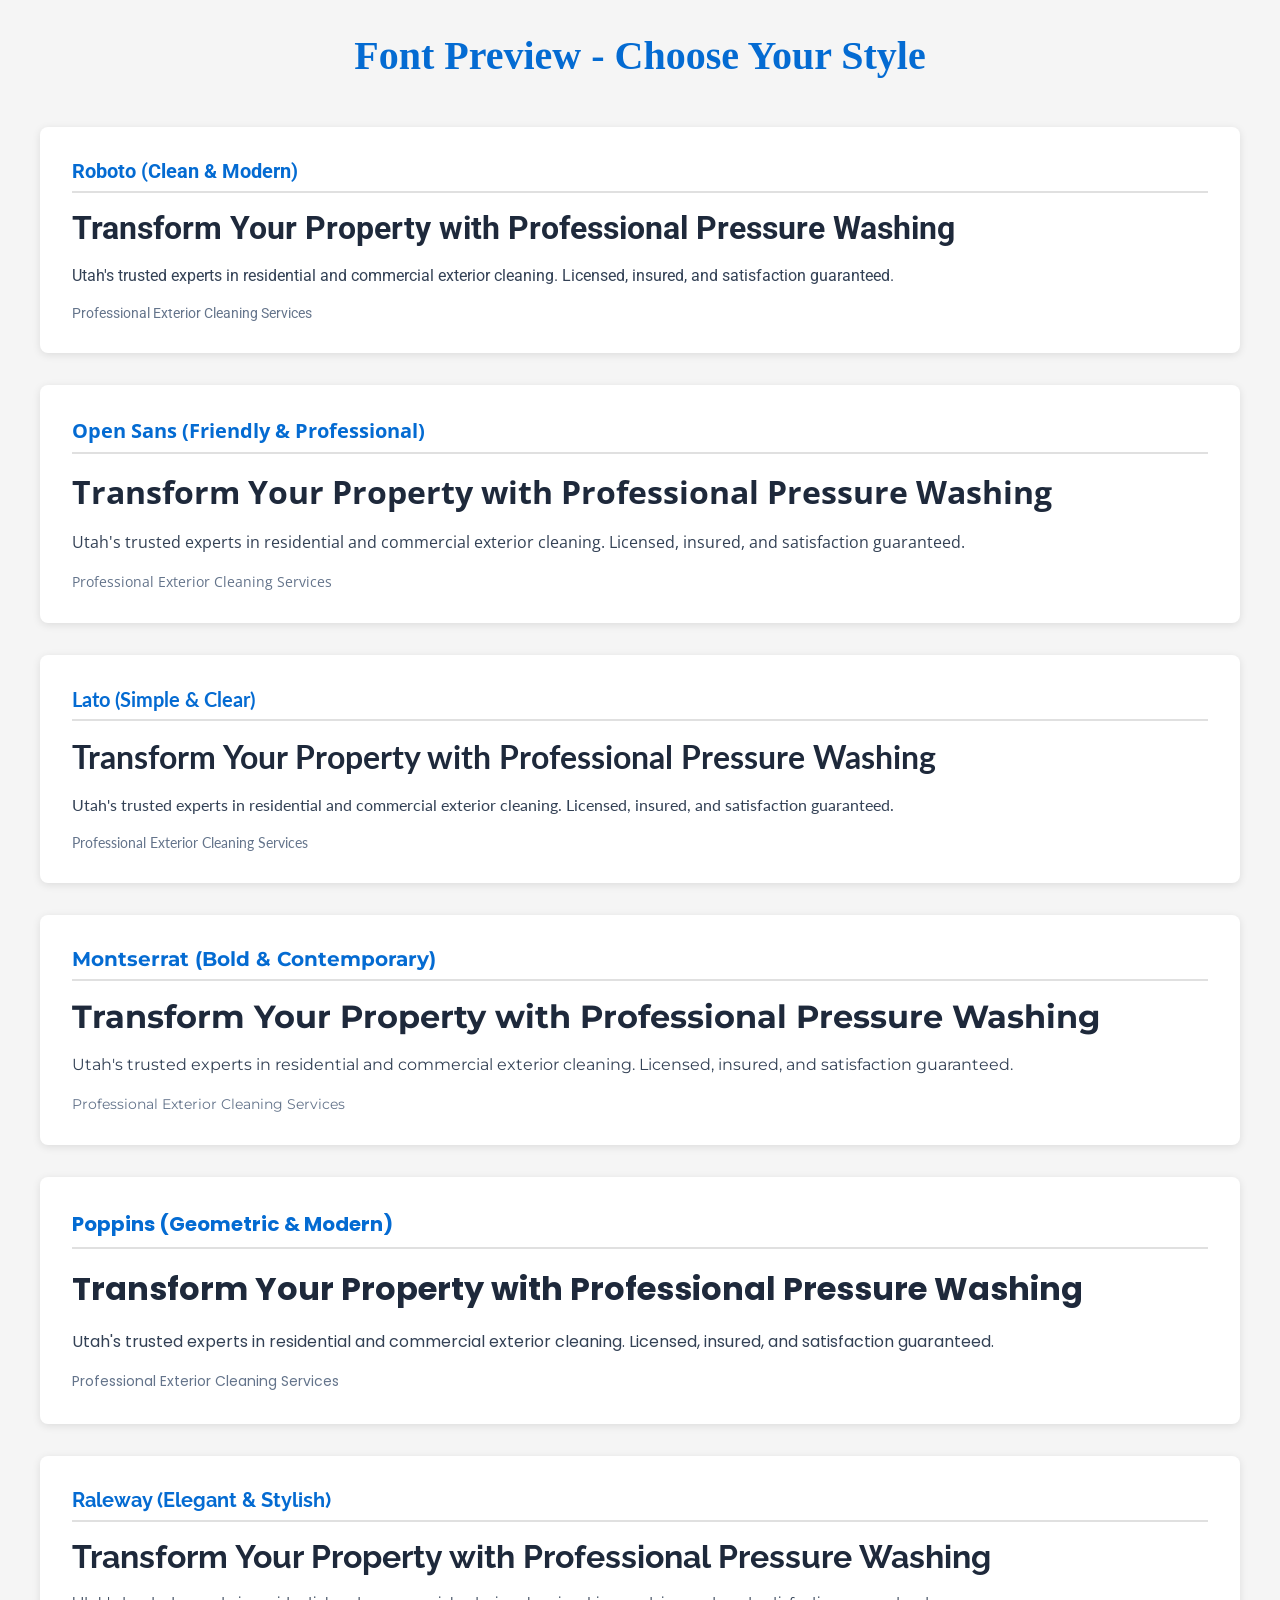
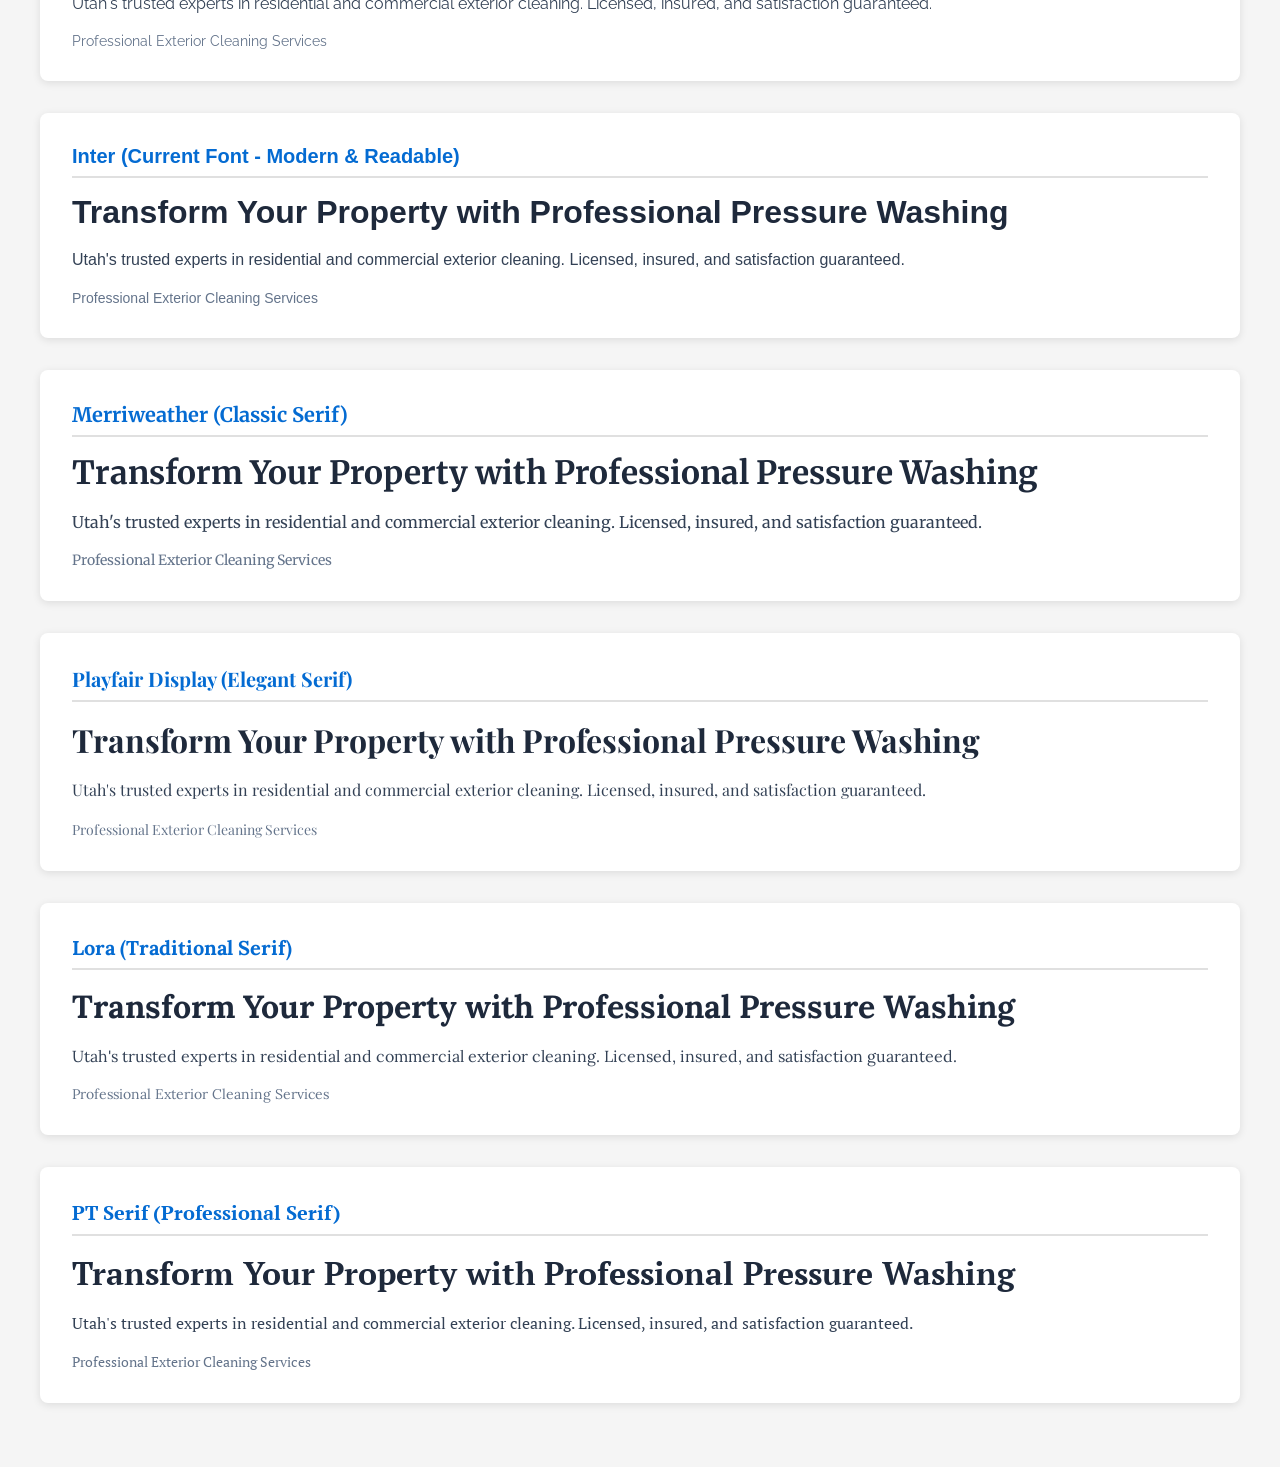
<file: font-preview.html>
<!DOCTYPE html>
<html lang="en">
<head>
    <meta charset="UTF-8">
    <meta name="viewport" content="width=device-width, initial-scale=1.0">
    <title>Font Preview - Utah Pressure Pros</title>
    <link rel="preconnect" href="https://fonts.googleapis.com">
    <link rel="preconnect" href="https://fonts.gstatic.com" crossorigin>
    <link href="https://fonts.googleapis.com/css2?family=Roboto:wght@400;500;600;700&family=Open+Sans:wght@400;500;600;700&family=Lato:wght@400;700&family=Montserrat:wght@400;500;600;700&family=Poppins:wght@400;500;600;700&family=Raleway:wght@400;500;600;700&family=Merriweather:wght@400;700&family=Playfair+Display:wght@400;600;700&family=Lora:wght@400;600;700&family=PT+Serif:wght@400;700&display=swap" rel="stylesheet">
    <style>
        * {
            margin: 0;
            padding: 0;
            box-sizing: border-box;
        }

        body {
            background: #f5f5f5;
            padding: 2rem;
        }

        .container {
            max-width: 1200px;
            margin: 0 auto;
        }

        h1 {
            text-align: center;
            margin-bottom: 3rem;
            font-size: 2.5rem;
            color: #046bd2;
        }

        .font-sample {
            background: white;
            padding: 2rem;
            margin-bottom: 2rem;
            border-radius: 8px;
            box-shadow: 0 2px 8px rgba(0,0,0,0.1);
        }

        .font-name {
            font-size: 1.25rem;
            font-weight: 700;
            color: #046bd2;
            margin-bottom: 1rem;
            padding-bottom: 0.5rem;
            border-bottom: 2px solid #e0e0e0;
        }

        .font-demo-title {
            font-size: 2rem;
            font-weight: 700;
            margin-bottom: 1rem;
            color: #1e293b;
        }

        .font-demo-text {
            font-size: 1rem;
            line-height: 1.65;
            color: #334155;
            margin-bottom: 1rem;
        }

        .font-demo-small {
            font-size: 0.875rem;
            color: #64748b;
        }

        /* Sans-serif fonts */
        .roboto { font-family: 'Roboto', sans-serif; }
        .open-sans { font-family: 'Open Sans', sans-serif; }
        .lato { font-family: 'Lato', sans-serif; }
        .montserrat { font-family: 'Montserrat', sans-serif; }
        .poppins { font-family: 'Poppins', sans-serif; }
        .raleway { font-family: 'Raleway', sans-serif; }
        .inter { font-family: 'Inter', -apple-system, BlinkMacSystemFont, sans-serif; }

        /* Serif fonts */
        .merriweather { font-family: 'Merriweather', serif; }
        .playfair { font-family: 'Playfair Display', serif; }
        .lora { font-family: 'Lora', serif; }
        .pt-serif { font-family: 'PT Serif', serif; }
    </style>
</head>
<body>
    <div class="container">
        <h1>Font Preview - Choose Your Style</h1>

        <!-- Sans-serif Fonts -->
        <div class="font-sample roboto">
            <div class="font-name">Roboto (Clean & Modern)</div>
            <h2 class="font-demo-title">Transform Your Property with Professional Pressure Washing</h2>
            <p class="font-demo-text">Utah's trusted experts in residential and commercial exterior cleaning. Licensed, insured, and satisfaction guaranteed.</p>
            <p class="font-demo-small">Professional Exterior Cleaning Services</p>
        </div>

        <div class="font-sample open-sans">
            <div class="font-name">Open Sans (Friendly & Professional)</div>
            <h2 class="font-demo-title">Transform Your Property with Professional Pressure Washing</h2>
            <p class="font-demo-text">Utah's trusted experts in residential and commercial exterior cleaning. Licensed, insured, and satisfaction guaranteed.</p>
            <p class="font-demo-small">Professional Exterior Cleaning Services</p>
        </div>

        <div class="font-sample lato">
            <div class="font-name">Lato (Simple & Clear)</div>
            <h2 class="font-demo-title">Transform Your Property with Professional Pressure Washing</h2>
            <p class="font-demo-text">Utah's trusted experts in residential and commercial exterior cleaning. Licensed, insured, and satisfaction guaranteed.</p>
            <p class="font-demo-small">Professional Exterior Cleaning Services</p>
        </div>

        <div class="font-sample montserrat">
            <div class="font-name">Montserrat (Bold & Contemporary)</div>
            <h2 class="font-demo-title">Transform Your Property with Professional Pressure Washing</h2>
            <p class="font-demo-text">Utah's trusted experts in residential and commercial exterior cleaning. Licensed, insured, and satisfaction guaranteed.</p>
            <p class="font-demo-small">Professional Exterior Cleaning Services</p>
        </div>

        <div class="font-sample poppins">
            <div class="font-name">Poppins (Geometric & Modern)</div>
            <h2 class="font-demo-title">Transform Your Property with Professional Pressure Washing</h2>
            <p class="font-demo-text">Utah's trusted experts in residential and commercial exterior cleaning. Licensed, insured, and satisfaction guaranteed.</p>
            <p class="font-demo-small">Professional Exterior Cleaning Services</p>
        </div>

        <div class="font-sample raleway">
            <div class="font-name">Raleway (Elegant & Stylish)</div>
            <h2 class="font-demo-title">Transform Your Property with Professional Pressure Washing</h2>
            <p class="font-demo-text">Utah's trusted experts in residential and commercial exterior cleaning. Licensed, insured, and satisfaction guaranteed.</p>
            <p class="font-demo-small">Professional Exterior Cleaning Services</p>
        </div>

        <div class="font-sample inter">
            <div class="font-name">Inter (Current Font - Modern & Readable)</div>
            <h2 class="font-demo-title">Transform Your Property with Professional Pressure Washing</h2>
            <p class="font-demo-text">Utah's trusted experts in residential and commercial exterior cleaning. Licensed, insured, and satisfaction guaranteed.</p>
            <p class="font-demo-small">Professional Exterior Cleaning Services</p>
        </div>

        <!-- Serif Fonts -->
        <div class="font-sample merriweather">
            <div class="font-name">Merriweather (Classic Serif)</div>
            <h2 class="font-demo-title">Transform Your Property with Professional Pressure Washing</h2>
            <p class="font-demo-text">Utah's trusted experts in residential and commercial exterior cleaning. Licensed, insured, and satisfaction guaranteed.</p>
            <p class="font-demo-small">Professional Exterior Cleaning Services</p>
        </div>

        <div class="font-sample playfair">
            <div class="font-name">Playfair Display (Elegant Serif)</div>
            <h2 class="font-demo-title">Transform Your Property with Professional Pressure Washing</h2>
            <p class="font-demo-text">Utah's trusted experts in residential and commercial exterior cleaning. Licensed, insured, and satisfaction guaranteed.</p>
            <p class="font-demo-small">Professional Exterior Cleaning Services</p>
        </div>

        <div class="font-sample lora">
            <div class="font-name">Lora (Traditional Serif)</div>
            <h2 class="font-demo-title">Transform Your Property with Professional Pressure Washing</h2>
            <p class="font-demo-text">Utah's trusted experts in residential and commercial exterior cleaning. Licensed, insured, and satisfaction guaranteed.</p>
            <p class="font-demo-small">Professional Exterior Cleaning Services</p>
        </div>

        <div class="font-sample pt-serif">
            <div class="font-name">PT Serif (Professional Serif)</div>
            <h2 class="font-demo-title">Transform Your Property with Professional Pressure Washing</h2>
            <p class="font-demo-text">Utah's trusted experts in residential and commercial exterior cleaning. Licensed, insured, and satisfaction guaranteed.</p>
            <p class="font-demo-small">Professional Exterior Cleaning Services</p>
        </div>
    </div>
</body>
</html>
</file>
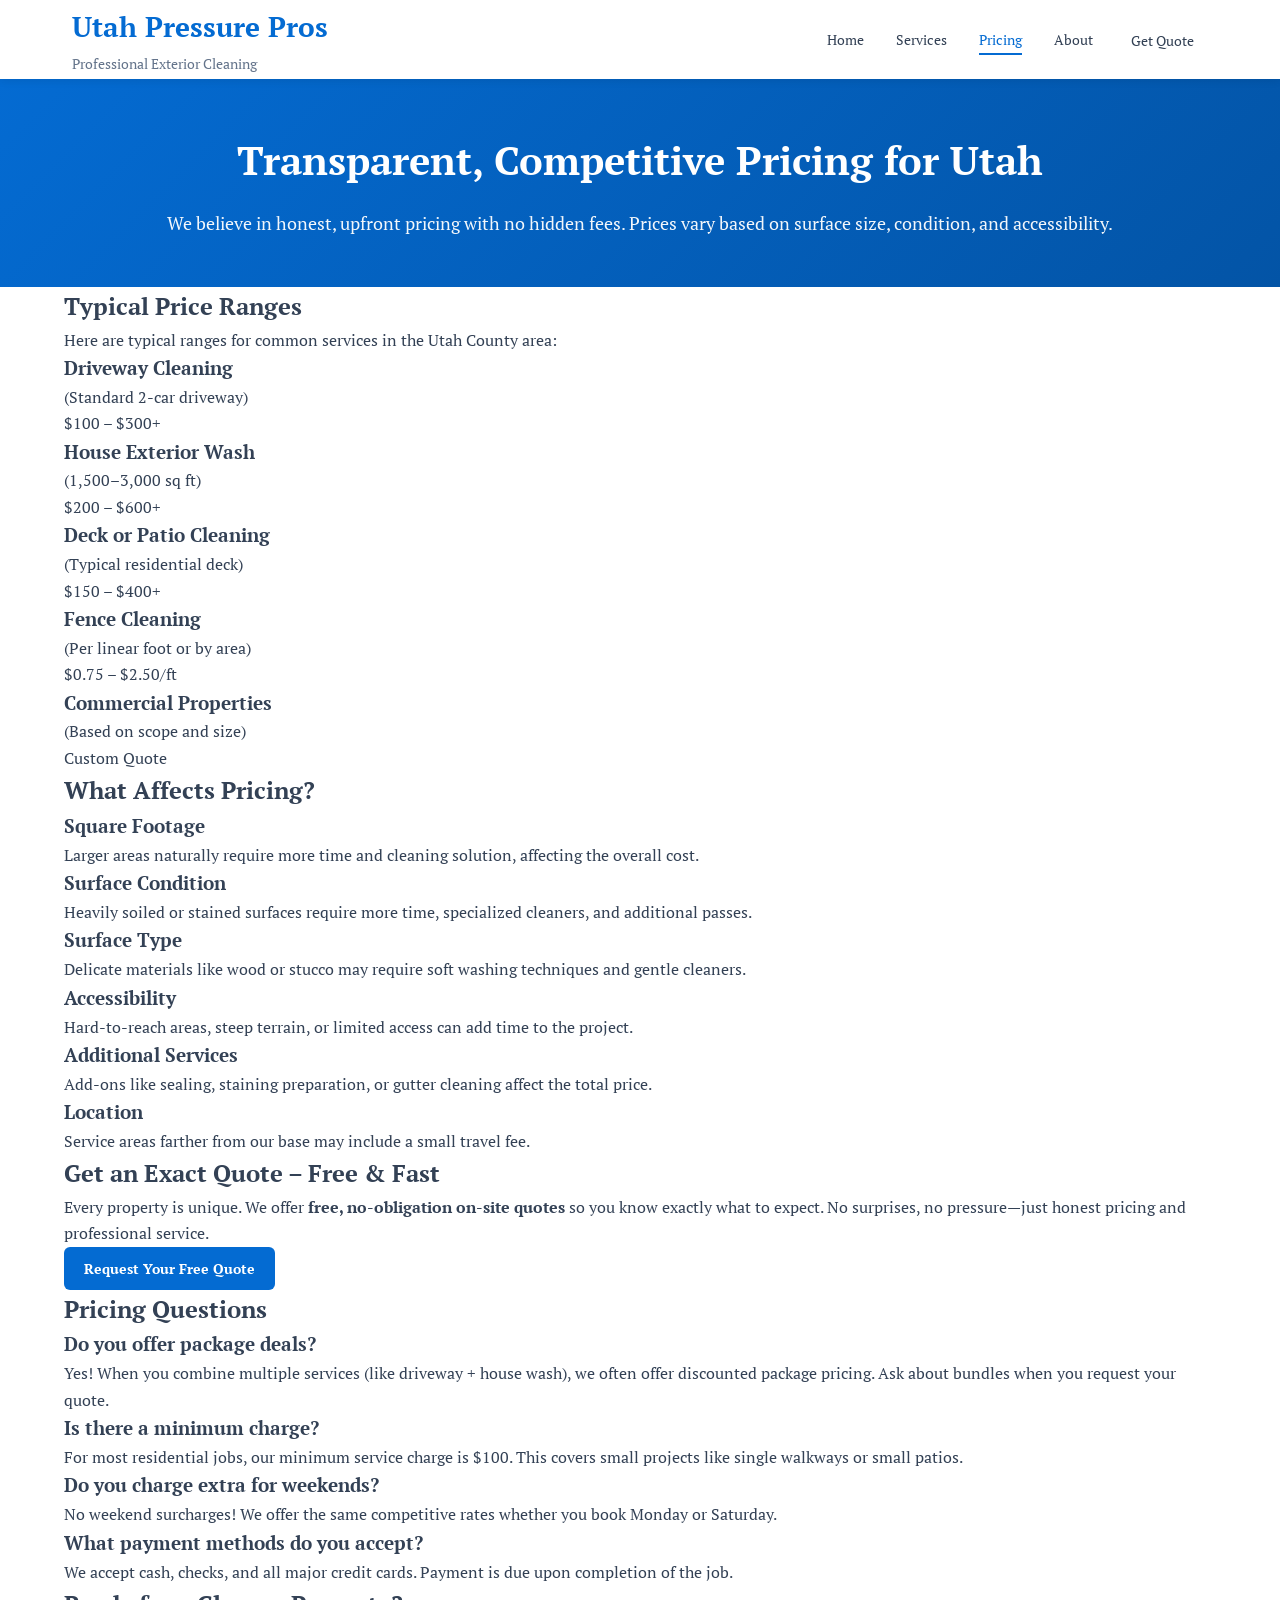
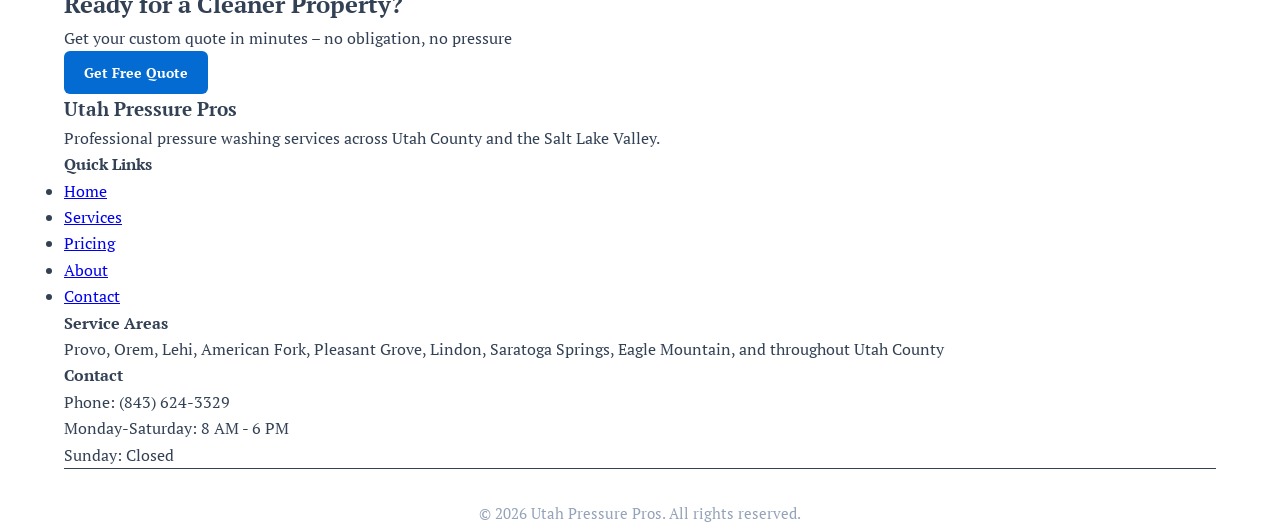
<file: pricing.html>
<!DOCTYPE html>
<html lang="en">
<head>
    <meta charset="UTF-8">
    <meta name="viewport" content="width=device-width, initial-scale=1.0">
    <title>Pressure Washing Prices Utah | Free Quotes | Honest Pricing</title>
    <meta name="description" content="Transparent pressure washing pricing for Utah homes & businesses. Driveways from $100, house washing from $200. Free on-site quotes. Call today!">
    <link rel="preconnect" href="https://fonts.googleapis.com">
    <link rel="preconnect" href="https://fonts.gstatic.com" crossorigin>
    <link href="https://fonts.googleapis.com/css2?family=PT+Serif:wght@400;700&display=swap" rel="stylesheet">
    <link rel="stylesheet" href="styles.css">
</head>
<body>
    <!-- Header & Navigation -->
    <header class="main-header">
        <nav class="navbar">
            <div class="container">
                <div class="nav-brand">
                    <h1 class="logo">Utah Pressure Pros</h1>
                    <p class="tagline">Professional Exterior Cleaning</p>
                </div>
                <ul class="nav-menu">
                    <li><a href="index.html">Home</a></li>
                    <li><a href="services.html">Services</a></li>
                    <li><a href="pricing.html" class="active">Pricing</a></li>
                    <li><a href="about.html">About</a></li>
                    <li><a href="contact.html" class="btn btn-outline">Get Quote</a></li>
                </ul>
            </div>
        </nav>
    </header>

    <!-- Page Header -->
    <section class="page-header">
        <div class="container">
            <h1>Transparent, Competitive Pricing for Utah</h1>
            <p>We believe in honest, upfront pricing with no hidden fees. Prices vary based on surface size, condition, and accessibility.</p>
        </div>
    </section>

    <!-- Pricing Table -->
    <section class="pricing-section">
        <div class="container">
            <h2 class="section-title">Typical Price Ranges</h2>
            <p class="pricing-intro">Here are typical ranges for common services in the Utah County area:</p>

            <div class="pricing-table">
                <div class="pricing-row">
                    <div class="pricing-service">
                        <h3>Driveway Cleaning</h3>
                        <p class="pricing-detail">(Standard 2-car driveway)</p>
                    </div>
                    <div class="pricing-price">
                        <span class="price-range">$100 – $300+</span>
                    </div>
                </div>

                <div class="pricing-row">
                    <div class="pricing-service">
                        <h3>House Exterior Wash</h3>
                        <p class="pricing-detail">(1,500–3,000 sq ft)</p>
                    </div>
                    <div class="pricing-price">
                        <span class="price-range">$200 – $600+</span>
                    </div>
                </div>

                <div class="pricing-row">
                    <div class="pricing-service">
                        <h3>Deck or Patio Cleaning</h3>
                        <p class="pricing-detail">(Typical residential deck)</p>
                    </div>
                    <div class="pricing-price">
                        <span class="price-range">$150 – $400+</span>
                    </div>
                </div>

                <div class="pricing-row">
                    <div class="pricing-service">
                        <h3>Fence Cleaning</h3>
                        <p class="pricing-detail">(Per linear foot or by area)</p>
                    </div>
                    <div class="pricing-price">
                        <span class="price-range">$0.75 – $2.50/ft</span>
                    </div>
                </div>

                <div class="pricing-row">
                    <div class="pricing-service">
                        <h3>Commercial Properties</h3>
                        <p class="pricing-detail">(Based on scope and size)</p>
                    </div>
                    <div class="pricing-price">
                        <span class="price-range">Custom Quote</span>
                    </div>
                </div>
            </div>
        </div>
    </section>

    <!-- Pricing Factors -->
    <section class="pricing-factors">
        <div class="container">
            <h2 class="section-title">What Affects Pricing?</h2>
            <div class="factors-grid">
                <div class="factor-card">
                    <h3>Square Footage</h3>
                    <p>Larger areas naturally require more time and cleaning solution, affecting the overall cost.</p>
                </div>
                <div class="factor-card">
                    <h3>Surface Condition</h3>
                    <p>Heavily soiled or stained surfaces require more time, specialized cleaners, and additional passes.</p>
                </div>
                <div class="factor-card">
                    <h3>Surface Type</h3>
                    <p>Delicate materials like wood or stucco may require soft washing techniques and gentle cleaners.</p>
                </div>
                <div class="factor-card">
                    <h3>Accessibility</h3>
                    <p>Hard-to-reach areas, steep terrain, or limited access can add time to the project.</p>
                </div>
                <div class="factor-card">
                    <h3>Additional Services</h3>
                    <p>Add-ons like sealing, staining preparation, or gutter cleaning affect the total price.</p>
                </div>
                <div class="factor-card">
                    <h3>Location</h3>
                    <p>Service areas farther from our base may include a small travel fee.</p>
                </div>
            </div>
        </div>
    </section>

    <!-- Free Quote CTA -->
    <section class="quote-cta">
        <div class="container">
            <div class="quote-cta-content">
                <h2>Get an Exact Quote – Free & Fast</h2>
                <p>Every property is unique. We offer <strong>free, no-obligation on-site quotes</strong> so you know exactly what to expect. No surprises, no pressure—just honest pricing and professional service.</p>
                <a href="contact.html" class="btn btn-primary btn-large">Request Your Free Quote</a>
            </div>
        </div>
    </section>

    <!-- FAQ Pricing -->
    <section class="faq-section">
        <div class="container">
            <h2 class="section-title">Pricing Questions</h2>
            <div class="faq-grid">
                <div class="faq-item">
                    <h3>Do you offer package deals?</h3>
                    <p>Yes! When you combine multiple services (like driveway + house wash), we often offer discounted package pricing. Ask about bundles when you request your quote.</p>
                </div>
                <div class="faq-item">
                    <h3>Is there a minimum charge?</h3>
                    <p>For most residential jobs, our minimum service charge is $100. This covers small projects like single walkways or small patios.</p>
                </div>
                <div class="faq-item">
                    <h3>Do you charge extra for weekends?</h3>
                    <p>No weekend surcharges! We offer the same competitive rates whether you book Monday or Saturday.</p>
                </div>
                <div class="faq-item">
                    <h3>What payment methods do you accept?</h3>
                    <p>We accept cash, checks, and all major credit cards. Payment is due upon completion of the job.</p>
                </div>
            </div>
        </div>
    </section>

    <!-- CTA Section -->
    <section class="cta">
        <div class="container">
            <h2>Ready for a Cleaner Property?</h2>
            <p>Get your custom quote in minutes – no obligation, no pressure</p>
            <a href="contact.html" class="btn btn-primary btn-large">Get Free Quote</a>
        </div>
    </section>

    <!-- Footer -->
    <footer class="footer">
        <div class="container">
            <div class="footer-content">
                <div class="footer-section">
                    <h3>Utah Pressure Pros</h3>
                    <p>Professional pressure washing services across Utah County and the Salt Lake Valley.</p>
                </div>
                <div class="footer-section">
                    <h4>Quick Links</h4>
                    <ul>
                        <li><a href="index.html">Home</a></li>
                        <li><a href="services.html">Services</a></li>
                        <li><a href="pricing.html">Pricing</a></li>
                        <li><a href="about.html">About</a></li>
                        <li><a href="contact.html">Contact</a></li>
                    </ul>
                </div>
                <div class="footer-section">
                    <h4>Service Areas</h4>
                    <p>Provo, Orem, Lehi, American Fork, Pleasant Grove, Lindon, Saratoga Springs, Eagle Mountain, and throughout Utah County</p>
                </div>
                <div class="footer-section">
                    <h4>Contact</h4>
                    <p>Phone: (843) 624-3329</p>
                    <p>Monday-Saturday: 8 AM - 6 PM</p>
                    <p>Sunday: Closed</p>
                </div>
            </div>
            <div class="footer-bottom">
                <p>&copy; 2026 Utah Pressure Pros. All rights reserved.</p>
            </div>
        </div>
    </footer>
</body>
</html>
</file>
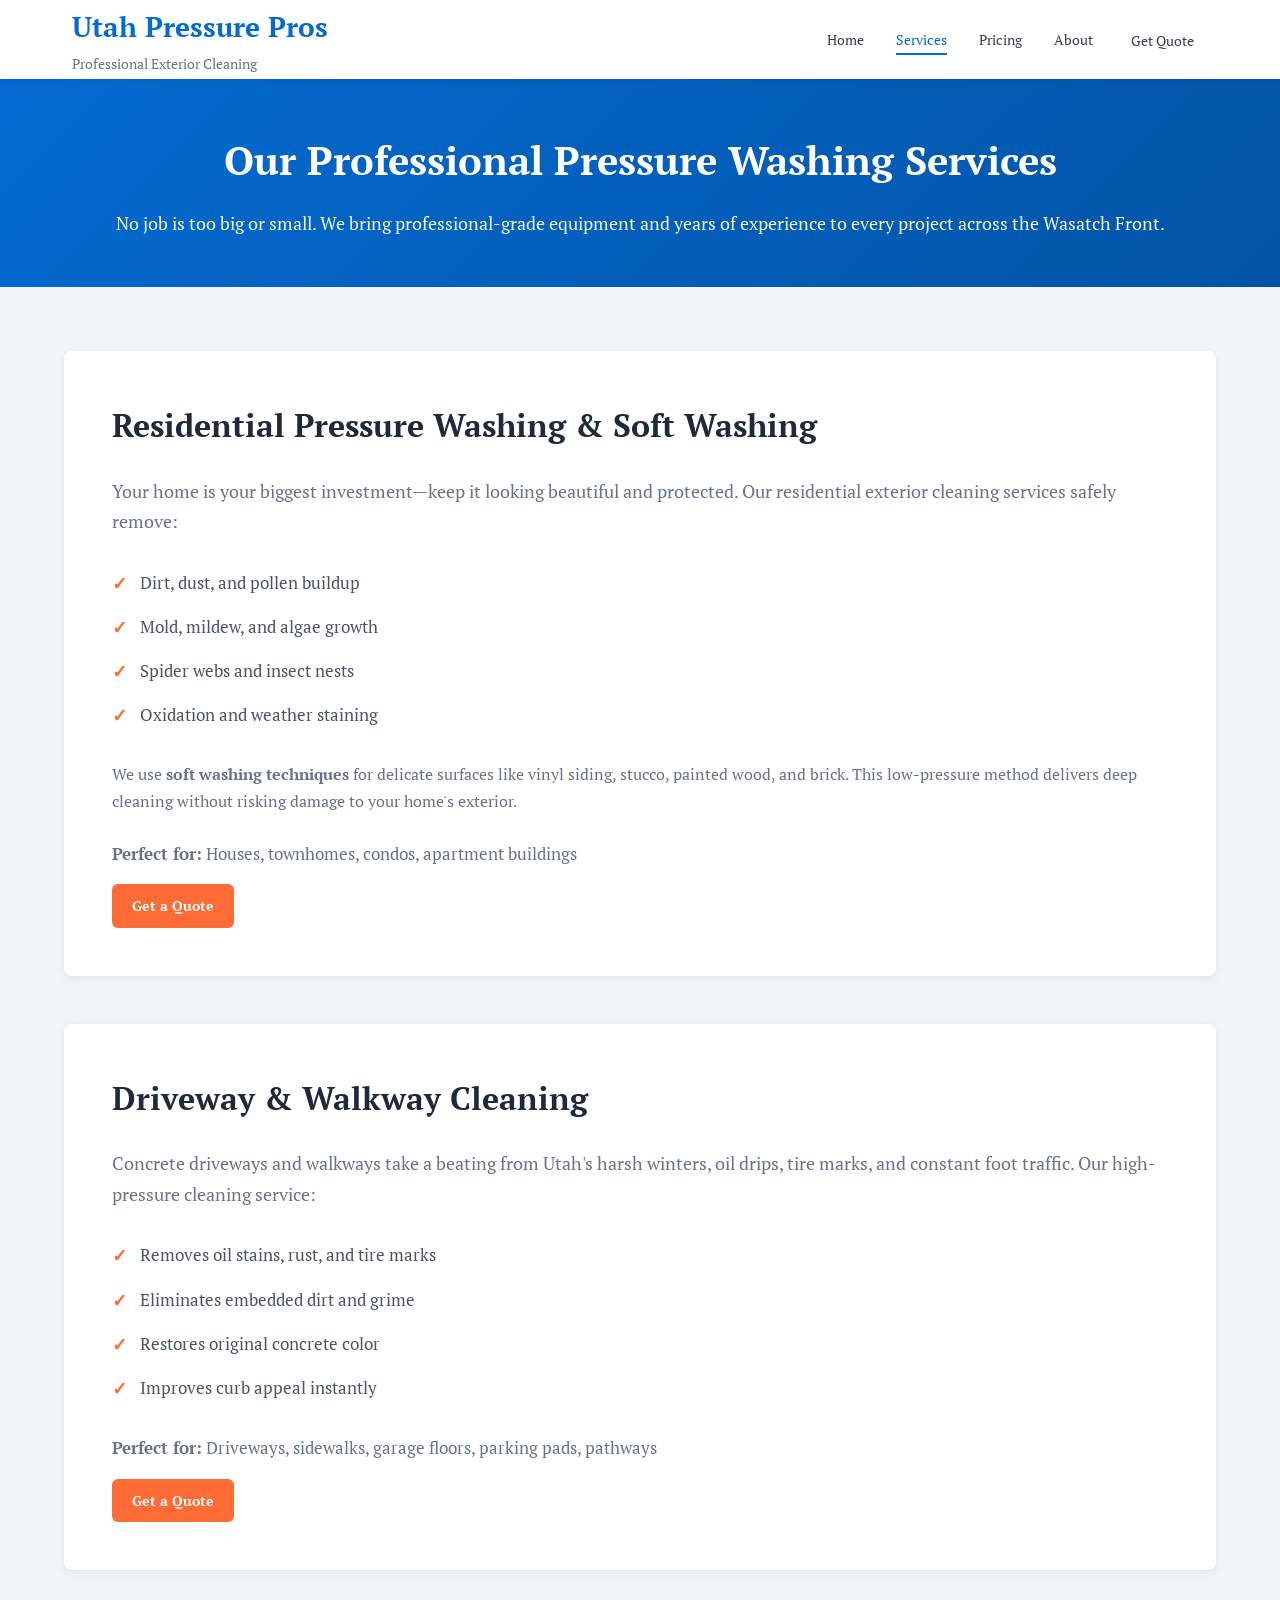
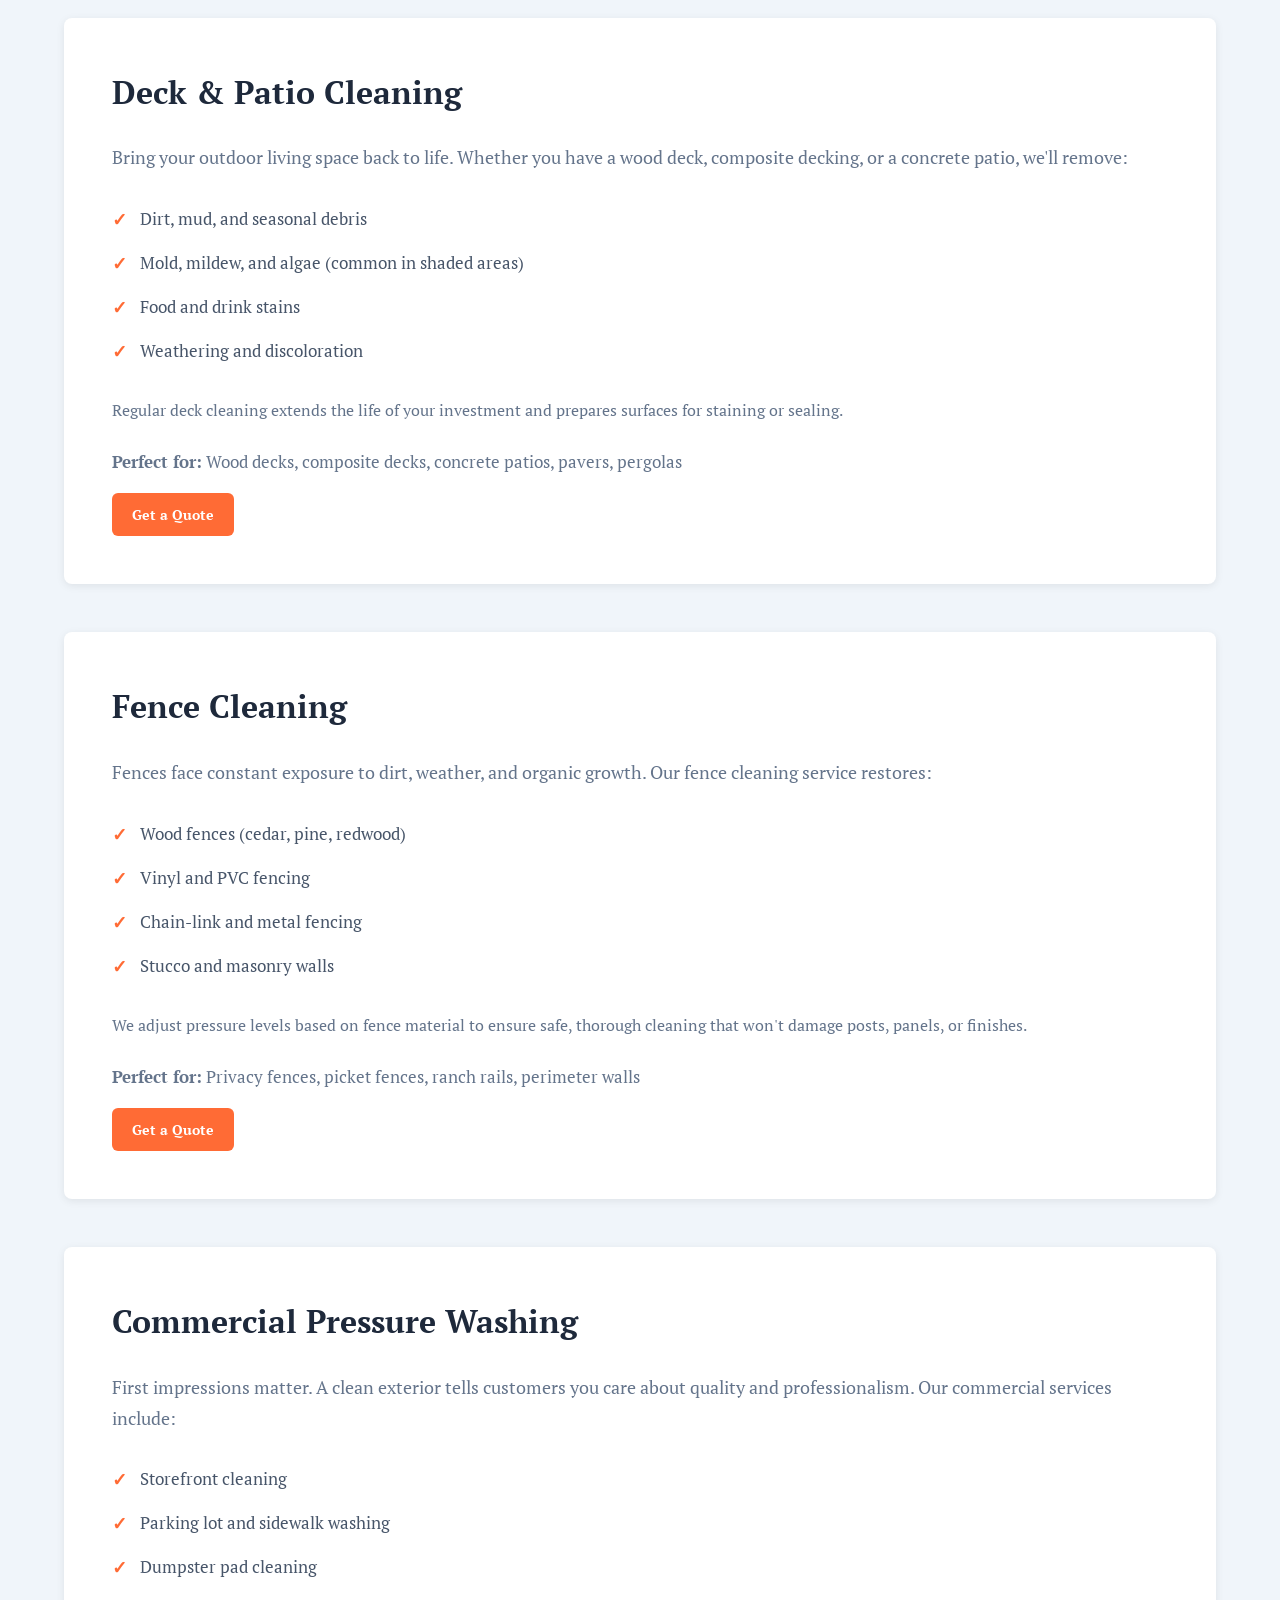
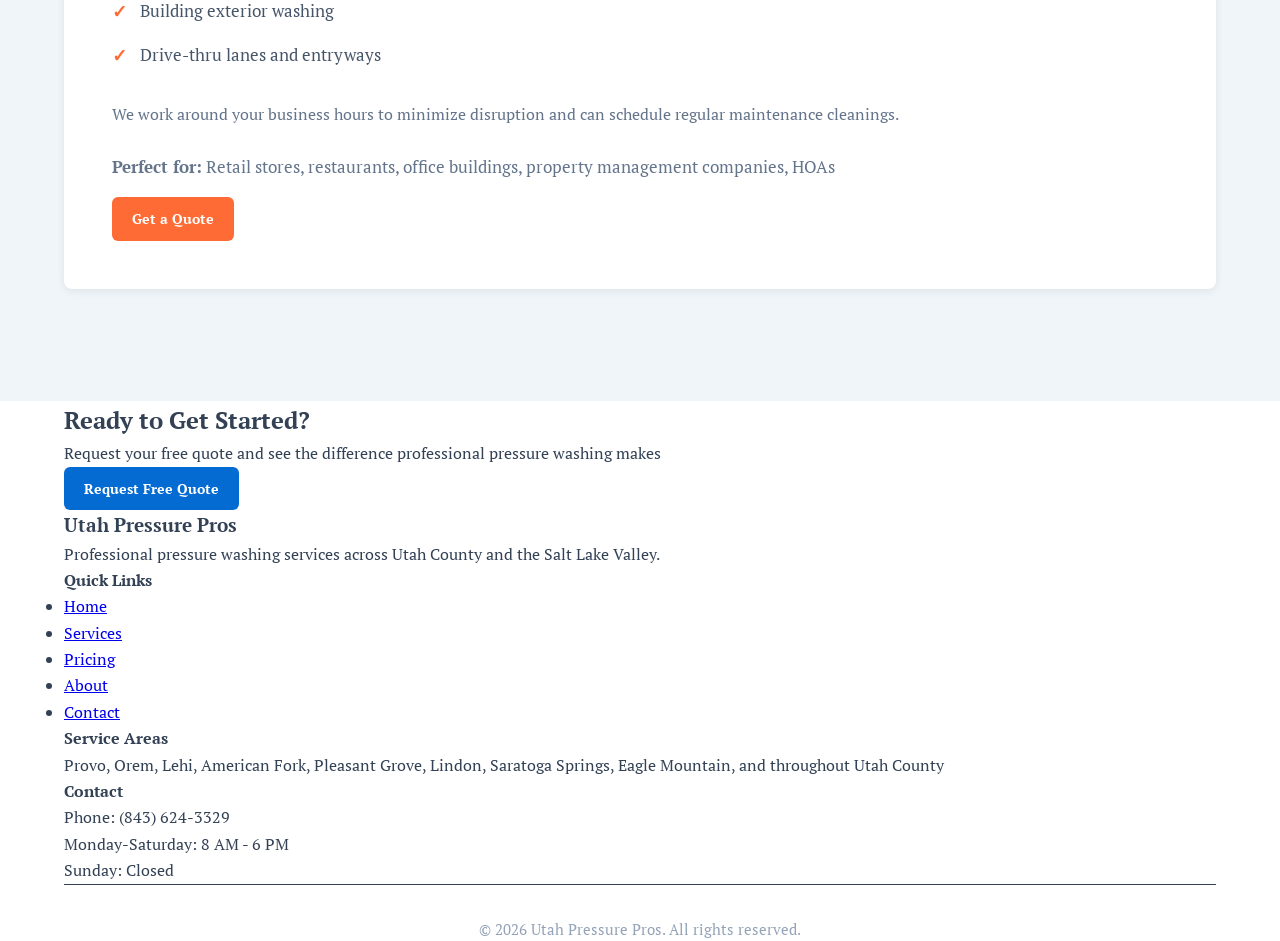
<file: services.html>
<!DOCTYPE html>
<html lang="en">
<head>
    <meta charset="UTF-8">
    <meta name="viewport" content="width=device-width, initial-scale=1.0">
    <title>Pressure Washing Services Utah | Residential & Commercial</title>
    <meta name="description" content="Complete pressure washing services in Utah: house washing, driveways, decks, fences & commercial. Eco-friendly, licensed pros. Serving Provo & SLC area.">
    <link rel="preconnect" href="https://fonts.googleapis.com">
    <link rel="preconnect" href="https://fonts.gstatic.com" crossorigin>
    <link href="https://fonts.googleapis.com/css2?family=PT+Serif:wght@400;700&display=swap" rel="stylesheet">
    <link rel="stylesheet" href="styles.css">
</head>
<body>
    <!-- Header & Navigation -->
    <header class="main-header">
        <nav class="navbar">
            <div class="container">
                <div class="nav-brand">
                    <h1 class="logo">Utah Pressure Pros</h1>
                    <p class="tagline">Professional Exterior Cleaning</p>
                </div>
                <ul class="nav-menu">
                    <li><a href="index.html">Home</a></li>
                    <li><a href="services.html" class="active">Services</a></li>
                    <li><a href="pricing.html">Pricing</a></li>
                    <li><a href="about.html">About</a></li>
                    <li><a href="contact.html" class="btn btn-outline">Get Quote</a></li>
                </ul>
            </div>
        </nav>
    </header>

    <!-- Page Header -->
    <section class="page-header">
        <div class="container">
            <h1>Our Professional Pressure Washing Services</h1>
            <p>No job is too big or small. We bring professional-grade equipment and years of experience to every project across the Wasatch Front.</p>
        </div>
    </section>

    <!-- Services Detail -->
    <section class="services-detail">
        <div class="container">

            <!-- Service 1 -->
            <div id="soft-washing" class="service-detail-card">
                <div class="service-detail-content">
                    <h2>Residential Pressure Washing & Soft Washing</h2>
                    <p class="service-intro">Your home is your biggest investment—keep it looking beautiful and protected. Our residential exterior cleaning services safely remove:</p>
                    <ul class="service-list">
                        <li>Dirt, dust, and pollen buildup</li>
                        <li>Mold, mildew, and algae growth</li>
                        <li>Spider webs and insect nests</li>
                        <li>Oxidation and weather staining</li>
                    </ul>
                    <p>We use <strong>soft washing techniques</strong> for delicate surfaces like vinyl siding, stucco, painted wood, and brick. This low-pressure method delivers deep cleaning without risking damage to your home's exterior.</p>
                    <p class="service-perfect"><strong>Perfect for:</strong> Houses, townhomes, condos, apartment buildings</p>
                    <a href="contact.html" class="btn btn-secondary">Get a Quote</a>
                </div>
            </div>

            <!-- Service 2 -->
            <div id="driveway" class="service-detail-card">
                <div class="service-detail-content">
                    <h2>Driveway & Walkway Cleaning</h2>
                    <p class="service-intro">Concrete driveways and walkways take a beating from Utah's harsh winters, oil drips, tire marks, and constant foot traffic. Our high-pressure cleaning service:</p>
                    <ul class="service-list">
                        <li>Removes oil stains, rust, and tire marks</li>
                        <li>Eliminates embedded dirt and grime</li>
                        <li>Restores original concrete color</li>
                        <li>Improves curb appeal instantly</li>
                    </ul>
                    <p class="service-perfect"><strong>Perfect for:</strong> Driveways, sidewalks, garage floors, parking pads, pathways</p>
                    <a href="contact.html" class="btn btn-secondary">Get a Quote</a>
                </div>
            </div>

            <!-- Service 3 -->
            <div id="deck" class="service-detail-card">
                <div class="service-detail-content">
                    <h2>Deck & Patio Cleaning</h2>
                    <p class="service-intro">Bring your outdoor living space back to life. Whether you have a wood deck, composite decking, or a concrete patio, we'll remove:</p>
                    <ul class="service-list">
                        <li>Dirt, mud, and seasonal debris</li>
                        <li>Mold, mildew, and algae (common in shaded areas)</li>
                        <li>Food and drink stains</li>
                        <li>Weathering and discoloration</li>
                    </ul>
                    <p>Regular deck cleaning extends the life of your investment and prepares surfaces for staining or sealing.</p>
                    <p class="service-perfect"><strong>Perfect for:</strong> Wood decks, composite decks, concrete patios, pavers, pergolas</p>
                    <a href="contact.html" class="btn btn-secondary">Get a Quote</a>
                </div>
            </div>

            <!-- Service 4 -->
            <div id="fence" class="service-detail-card">
                <div class="service-detail-content">
                    <h2>Fence Cleaning</h2>
                    <p class="service-intro">Fences face constant exposure to dirt, weather, and organic growth. Our fence cleaning service restores:</p>
                    <ul class="service-list">
                        <li>Wood fences (cedar, pine, redwood)</li>
                        <li>Vinyl and PVC fencing</li>
                        <li>Chain-link and metal fencing</li>
                        <li>Stucco and masonry walls</li>
                    </ul>
                    <p>We adjust pressure levels based on fence material to ensure safe, thorough cleaning that won't damage posts, panels, or finishes.</p>
                    <p class="service-perfect"><strong>Perfect for:</strong> Privacy fences, picket fences, ranch rails, perimeter walls</p>
                    <a href="contact.html" class="btn btn-secondary">Get a Quote</a>
                </div>
            </div>

            <!-- Service 5 -->
            <div id="commercial" class="service-detail-card">
                <div class="service-detail-content">
                    <h2>Commercial Pressure Washing</h2>
                    <p class="service-intro">First impressions matter. A clean exterior tells customers you care about quality and professionalism. Our commercial services include:</p>
                    <ul class="service-list">
                        <li>Storefront cleaning</li>
                        <li>Parking lot and sidewalk washing</li>
                        <li>Dumpster pad cleaning</li>
                        <li>Building exterior washing</li>
                        <li>Drive-thru lanes and entryways</li>
                    </ul>
                    <p>We work around your business hours to minimize disruption and can schedule regular maintenance cleanings.</p>
                    <p class="service-perfect"><strong>Perfect for:</strong> Retail stores, restaurants, office buildings, property management companies, HOAs</p>
                    <a href="contact.html" class="btn btn-secondary">Get a Quote</a>
                </div>
            </div>

        </div>
    </section>

    <!-- CTA Section -->
    <section class="cta">
        <div class="container">
            <h2>Ready to Get Started?</h2>
            <p>Request your free quote and see the difference professional pressure washing makes</p>
            <a href="contact.html" class="btn btn-primary btn-large">Request Free Quote</a>
        </div>
    </section>

    <!-- Footer -->
    <footer class="footer">
        <div class="container">
            <div class="footer-content">
                <div class="footer-section">
                    <h3>Utah Pressure Pros</h3>
                    <p>Professional pressure washing services across Utah County and the Salt Lake Valley.</p>
                </div>
                <div class="footer-section">
                    <h4>Quick Links</h4>
                    <ul>
                        <li><a href="index.html">Home</a></li>
                        <li><a href="services.html">Services</a></li>
                        <li><a href="pricing.html">Pricing</a></li>
                        <li><a href="about.html">About</a></li>
                        <li><a href="contact.html">Contact</a></li>
                    </ul>
                </div>
                <div class="footer-section">
                    <h4>Service Areas</h4>
                    <p>Provo, Orem, Lehi, American Fork, Pleasant Grove, Lindon, Saratoga Springs, Eagle Mountain, and throughout Utah County</p>
                </div>
                <div class="footer-section">
                    <h4>Contact</h4>
                    <p>Phone: (843) 624-3329</p>
                    <p>Monday-Saturday: 8 AM - 6 PM</p>
                    <p>Sunday: Closed</p>
                </div>
            </div>
            <div class="footer-bottom">
                <p>&copy; 2026 Utah Pressure Pros. All rights reserved.</p>
            </div>
        </div>
    </footer>
</body>
</html>
</file>
<file: styles.css>
/* Reset & Base Styles */
* {
    margin: 0;
    padding: 0;
    box-sizing: border-box;
}

:root {
    --primary-blue: #046bd2;
    --primary-blue-dark: #0354a6;
    --secondary-orange: #ff6b35;
    --secondary-orange-dark: #e85a28;
}

html {
    scroll-behavior: smooth;
}

body {
    font-family: 'PT Serif', Georgia, 'Times New Roman', serif;
    line-height: 1.65;
    color: #334155;
    background-color: #ffffff;
}

.container {
    max-width: 1200px;
    margin: 0 auto;
    padding: 0 24px;
}

/* Navigation */
.main-header {
    background: #ffffff;
    box-shadow: 0 2px 8px rgba(0, 0, 0, 0.08);
    position: sticky;
    top: 0;
    z-index: 1000;
}

.navbar {
    padding: 0.25rem 0;
}

.navbar .container {
    display: flex;
    justify-content: space-between;
    align-items: center;
    padding: 0 2rem;
}

.nav-brand {
    display: flex;
    flex-direction: column;
}

.logo {
    font-size: 1.75rem;
    font-weight: 700;
    color: #046bd2;
    margin-bottom: 0.125rem;
}

.tagline {
    font-size: 0.875rem;
    color: #64748b;
    font-weight: 400;
}

.nav-menu {
    display: flex;
    list-style: none;
    gap: 2rem;
    align-items: center;
}

.nav-menu a {
    color: #334155;
    text-decoration: none;
    font-weight: 500;
    transition: all 0.3s;
    font-size: 0.875rem;
    padding-bottom: 0.25rem;
    border-bottom: 2px solid transparent;
}

.nav-menu a:hover {
    color: #046bd2;
}

.nav-menu a.active {
    color: #046bd2;
    border-bottom: 2px solid #046bd2;
}

.nav-menu li:has(a.btn) {
    margin-left: -0.5rem;
}

.nav-menu a.btn {
    padding: 0.375rem 0.75rem;
    border-bottom: none;
}

.nav-menu a.btn.active {
    color: #046bd2;
}

/* Buttons */
.btn {
    display: inline-block;
    padding: 0.625rem 1.25rem;
    font-size: 0.875rem;
    font-weight: 600;
    text-decoration: none;
    border-radius: 6px;
    transition: all 0.3s;
    border: none;
    cursor: pointer;
    text-align: center;
    font-family: 'PT Serif', Georgia, 'Times New Roman', serif;
}

.btn-primary {
    background: #046bd2;
    color: #ffffff;
}

.btn-primary:hover {
    background: #0354a6;
    transform: translateY(-1px);
    box-shadow: 0 4px 12px rgba(4, 107, 210, 0.3);
}

.btn-hero {
    background: #046bd2;
    color: #ffffff;
    padding: 1rem 2.5rem;
    font-size: 1.0625rem;
}

.btn-hero:hover {
    background: #0354a6;
    transform: translateY(-2px);
    box-shadow: 0 6px 20px rgba(4, 107, 210, 0.4);
}

.btn-outline {
    background: transparent;
    color: #ffffff;
    border: 2px solid #ffffff;
    padding: 1rem 2.5rem;
    font-size: 1.0625rem;
}

.btn-outline:hover {
    background: var(--secondary-orange);
    color: #ffffff;
    border-color: var(--secondary-orange);
}

.btn-plan {
    width: 100%;
    background: transparent;
    color: #046bd2;
    border: 2px solid #046bd2;
    padding: 0.875rem 1.5rem;
}

.btn-plan:hover {
    background: #046bd2;
    color: #ffffff;
}

.btn-plan-popular {
    width: 100%;
    background: #046bd2;
    color: #ffffff;
    padding: 0.875rem 1.5rem;
}

.btn-plan-popular:hover {
    background: #0354a6;
}

.btn-submit {
    width: 100%;
    background: #046bd2;
    color: #ffffff;
    padding: 1rem 2rem;
    font-size: 1.0625rem;
}

.btn-submit:hover {
    background: #0354a6;
    transform: translateY(-2px);
    box-shadow: 0 4px 12px rgba(4, 107, 210, 0.3);
}

.btn-secondary {
    background: var(--secondary-orange);
    color: #ffffff;
}

.btn-secondary:hover {
    background: var(--secondary-orange-dark);
    transform: translateY(-1px);
    box-shadow: 0 4px 12px rgba(255, 107, 53, 0.3);
}

/* Hero Banner */
.hero-banner {
    background-size: cover;
    background-position: center;
    background-repeat: no-repeat;
    padding: 6rem 0;
    position: relative;
    overflow: hidden;
}

.hero-overlay {
    position: absolute;
    top: 0;
    left: 0;
    right: 0;
    bottom: 0;
    background: linear-gradient(135deg, rgba(4, 107, 210, 0.65) 0%, rgba(3, 84, 166, 0.65) 100%);
}

.hero-banner .container {
    position: relative;
    z-index: 2;
}

.hero-content {
    max-width: 750px;
    margin: 0 auto;
    text-align: center;
}

.hero-title {
    font-size: 3.25rem;
    font-weight: 700;
    color: #ffffff;
    margin-bottom: 1.5rem;
    line-height: 1.15;
}

.hero-subtitle {
    font-size: 1.25rem;
    color: rgba(255, 255, 255, 0.95);
    margin-bottom: 2.5rem;
    line-height: 1.6;
}

.hero-cta {
    display: flex;
    gap: 1.25rem;
    justify-content: center;
    margin-bottom: 3rem;
}

.hero-badges {
    display: flex;
    gap: 2rem;
    justify-content: center;
    flex-wrap: wrap;
}

.badge {
    background: rgba(255, 255, 255, 0.15);
    padding: 0.75rem 1.5rem;
    border-radius: 6px;
    color: #ffffff;
    font-size: 0.9375rem;
    backdrop-filter: blur(10px);
}

/* Section Intro */
.section-intro {
    text-align: center;
    max-width: 700px;
    margin: 0 auto 4rem;
}

.section-intro h2 {
    font-size: 2.5rem;
    font-weight: 700;
    color: #1e293b;
    margin-bottom: 1rem;
}

.section-intro p {
    font-size: 1.125rem;
    color: #64748b;
}

/* Services Overview */
.services-overview {
    padding: 5rem 0;
    background: #F0F5FA;
}

.services-grid {
    display: grid;
    grid-template-columns: repeat(auto-fit, minmax(340px, 1fr));
    gap: 2rem;
}

.service-box {
    background: #ffffff;
    background-size: cover;
    background-position: center;
    background-repeat: no-repeat;
    padding: 0;
    border-radius: 8px;
    border: 2px solid #046bd2;
    box-shadow: 0 2px 8px rgba(0, 0, 0, 0.08);
    transition: all 0.3s;
    position: relative;
    overflow: hidden;
}

.service-box::before {
    content: '';
    position: absolute;
    top: 0;
    left: 0;
    right: 0;
    bottom: 0;
    background: linear-gradient(180deg, rgba(255, 255, 255, 0.75) 0%, rgba(255, 255, 255, 0.82) 100%);
    z-index: 1;
}

.service-box > * {
    position: relative;
    z-index: 2;
}

.service-image {
    width: 100%;
    height: 40px;
    background-size: cover;
    background-position: center;
    background-repeat: no-repeat;
}

.service-box > *:not(.service-image) {
    padding-left: 2.5rem;
    padding-right: 2.5rem;
}

.service-box h3 {
    padding-top: 1.5rem;
}

.service-box .service-link {
    display: block;
    padding-bottom: 2.5rem;
}

.service-box:hover {
    transform: translateY(-4px);
    box-shadow: 0 8px 24px rgba(0, 0, 0, 0.12);
}

.service-box.featured {
    border: 2px solid #046bd2;
}

.popular-badge {
    position: absolute;
    top: 8px;
    left: 50%;
    transform: translateX(-50%);
    background: var(--secondary-orange);
    color: #ffffff;
    padding: 0.375rem 1rem;
    border-radius: 20px;
    font-size: 0.8125rem;
    font-weight: 600;
}

.service-icon-wrap {
    margin-bottom: 1.5rem;
    margin-top: 1.5rem;
}

.service-number {
    width: 50px;
    height: 50px;
    background: var(--secondary-orange);
    color: #ffffff;
    border-radius: 50%;
    display: flex;
    align-items: center;
    justify-content: center;
    font-size: 1.25rem;
    font-weight: 700;
}

.service-box h3 {
    font-size: 1.5rem;
    font-weight: 600;
    color: #1e293b;
    margin-bottom: 1rem;
}

.service-box p {
    color: #64748b;
    margin-bottom: 1.5rem;
    line-height: 1.65;
}

.service-features {
    list-style: none;
    margin-bottom: 1.5rem;
    padding-left: 0 !important;
}

.service-features li {
    padding: 0.5rem 0;
    padding-left: 1.75rem;
    position: relative;
    color: #475569;
}

.service-features li::before {
    content: '✓';
    position: absolute;
    left: 0;
    color: var(--secondary-orange);
    font-weight: 700;
}

.service-price {
    font-size: 1.25rem;
    font-weight: 700;
    color: #046bd2;
    margin-bottom: 1rem;
    padding-left: 2.5rem !important;
    padding-right: 2.5rem !important;
}

.service-link {
    color: #046bd2;
    text-decoration: none;
    font-weight: 600;
    transition: color 0.3s;
}

.service-link:hover {
    color: #0354a6;
}

/* Why Choose Us */
.why-choose {
    padding: 5rem 0;
    background: #ffffff;
}

.reasons-grid {
    display: grid;
    grid-template-columns: repeat(auto-fit, minmax(320px, 1fr));
    gap: 2.5rem;
}

.reason-card {
    text-align: center;
    padding: 2rem;
}

.reason-icon {
    width: 80px;
    height: 80px;
    background: var(--secondary-orange);
    color: #ffffff;
    border-radius: 12px;
    display: flex;
    align-items: center;
    justify-content: center;
    font-size: 2.5rem;
    font-weight: 700;
    margin: 0 auto 1.5rem;
    line-height: 1;
}

.reason-card h3 {
    font-size: 1.25rem;
    font-weight: 600;
    color: #1e293b;
    margin-bottom: 0.75rem;
}

.reason-card p {
    color: #64748b;
    line-height: 1.65;
}

/* Pricing Plans */
.pricing-plans {
    padding: 5rem 0;
    background: #F0F5FA;
}

.pricing-grid {
    display: grid;
    grid-template-columns: repeat(auto-fit, minmax(320px, 1fr));
    gap: 2rem;
    margin-bottom: 3rem;
}

.pricing-card {
    background: #ffffff;
    border-radius: 8px;
    padding: 2.5rem;
    box-shadow: 0 2px 8px rgba(0, 0, 0, 0.08);
    transition: all 0.3s;
    position: relative;
}

.pricing-card:hover {
    transform: translateY(-4px);
    box-shadow: 0 8px 24px rgba(0, 0, 0, 0.12);
}

.pricing-card.popular {
    border: 2px solid #046bd2;
    transform: scale(1.05);
}

.pricing-card.popular:hover {
    transform: scale(1.05) translateY(-4px);
}

.popular-tag {
    position: absolute;
    top: -12px;
    left: 50%;
    transform: translateX(-50%);
    background: #046bd2;
    color: #ffffff;
    padding: 0.375rem 1rem;
    border-radius: 20px;
    font-size: 0.8125rem;
    font-weight: 600;
}

.plan-header {
    text-align: center;
    margin-bottom: 2rem;
    padding-bottom: 2rem;
    border-bottom: 1px solid #e2e8f0;
}

.plan-header h3 {
    font-size: 1.5rem;
    font-weight: 600;
    color: #1e293b;
    margin-bottom: 1.5rem;
}

.plan-price {
    display: flex;
    align-items: baseline;
    justify-content: center;
    gap: 0.25rem;
}

.currency {
    font-size: 1.5rem;
    font-weight: 600;
    color: #046bd2;
}

.amount {
    font-size: 2.5rem;
    font-weight: 700;
    color: #046bd2;
}

.period {
    font-size: 0.9375rem;
    color: #64748b;
}

.plan-features {
    list-style: none;
    margin-bottom: 2rem;
}

.plan-features li {
    padding: 0.75rem 0;
    padding-left: 1.75rem;
    position: relative;
    color: #475569;
}

.plan-features li::before {
    content: '✓';
    position: absolute;
    left: 0;
    color: #046bd2;
    font-weight: 700;
}

.pricing-note {
    background: #ffffff;
    padding: 2rem;
    border-radius: 8px;
    text-align: center;
    max-width: 800px;
    margin: 0 auto;
}

.pricing-note p {
    color: #475569;
    line-height: 1.65;
}

/* Testimonials */
.testimonials {
    padding: 5rem 0;
    background: #ffffff;
}

.testimonials-grid {
    display: grid;
    grid-template-columns: repeat(auto-fit, minmax(350px, 1fr));
    gap: 2rem;
}

.testimonial-card {
    background: #F0F5FA;
    padding: 2.5rem;
    border-radius: 8px;
    box-shadow: 0 2px 8px rgba(0, 0, 0, 0.05);
}

.testimonial-rating {
    color: #fbbf24;
    font-size: 1.25rem;
    margin-bottom: 1rem;
}

.testimonial-text {
    font-size: 1.0625rem;
    color: #475569;
    line-height: 1.7;
    margin-bottom: 1.5rem;
}

.testimonial-author {
    display: flex;
    flex-direction: column;
}

.testimonial-author strong {
    color: #1e293b;
    font-weight: 600;
    margin-bottom: 0.25rem;
}

.testimonial-author span {
    color: #64748b;
    font-size: 0.9375rem;
}

/* About Section */
.about-section {
    padding: 5rem 0;
    background: #F0F5FA;
}

.about-grid {
    display: grid;
    grid-template-columns: 1fr 1fr;
    gap: 4rem;
    align-items: center;
}

.about-content h2 {
    font-size: 2.25rem;
    font-weight: 700;
    color: #1e293b;
    margin-bottom: 1.5rem;
}

.about-content p {
    color: #64748b;
    line-height: 1.7;
    margin-bottom: 1.5rem;
    font-size: 1.0625rem;
}

.about-stats {
    display: grid;
    grid-template-columns: repeat(3, 1fr);
    gap: 2rem;
    margin: 2.5rem 0;
    padding: 2rem;
    background: #ffffff;
    border-radius: 8px;
}

.stat {
    text-align: center;
}

.stat-number {
    font-size: 2.5rem;
    font-weight: 700;
    color: #046bd2;
    margin-bottom: 0.5rem;
}

.stat-label {
    font-size: 0.9375rem;
    color: #64748b;
    font-weight: 500;
}

.about-list {
    list-style: none;
    margin-top: 2rem;
}

.about-list li {
    padding: 0.625rem 0;
    padding-left: 1.75rem;
    position: relative;
    color: #475569;
}

.about-list li::before {
    content: '✓';
    position: absolute;
    left: 0;
    color: #046bd2;
    font-weight: 700;
    font-size: 1.125rem;
}

/* Contact Section */
.contact-section {
    padding: 5rem 0;
    background: #ffffff;
}

.contact-wrapper {
    display: grid;
    grid-template-columns: 1fr 1.5fr;
    gap: 4rem;
}

.contact-info h2 {
    font-size: 2.25rem;
    font-weight: 700;
    color: #1e293b;
    margin-bottom: 1rem;
}

.contact-info p {
    color: #64748b;
    line-height: 1.65;
    margin-bottom: 2.5rem;
}

.contact-details {
    display: flex;
    flex-direction: column;
    gap: 1.5rem;
}

.contact-item strong {
    display: block;
    color: #1e293b;
    font-weight: 600;
    margin-bottom: 0.5rem;
}

.contact-item p {
    color: #64748b;
    margin: 0;
}

.contact-form-wrapper {
    background: #F0F5FA;
    padding: 2.5rem;
    border-radius: 8px;
}

.contact-form {
    display: flex;
    flex-direction: column;
    gap: 1.5rem;
}

.form-row {
    display: grid;
    grid-template-columns: 1fr 1fr;
    gap: 1.5rem;
}

.form-field {
    display: flex;
    flex-direction: column;
}

.form-field label {
    font-weight: 600;
    color: #1e293b;
    margin-bottom: 0.5rem;
    font-size: 0.9375rem;
}

.form-field input,
.form-field select,
.form-field textarea {
    padding: 0.875rem;
    border: 2px solid #e2e8f0;
    border-radius: 8px;
    font-size: 1rem;
    font-family: inherit;
    background: #ffffff;
    transition: all 0.3s ease;
    width: 100%;
}

.form-field select {
    appearance: none;
    background-image: url("data:image/svg+xml,%3Csvg width='12' height='8' viewBox='0 0 12 8' fill='none' xmlns='http://www.w3.org/2000/svg'%3E%3Cpath d='M1 1.5L6 6.5L11 1.5' stroke='%23046bd2' stroke-width='2' stroke-linecap='round' stroke-linejoin='round'/%3E%3C/svg%3E");
    background-repeat: no-repeat;
    background-position: right 1rem center;
    padding-right: 3rem;
    cursor: pointer;
}

.form-field select:hover {
    border-color: var(--primary-blue);
    background-color: #f8fafc;
}

.form-field input:focus,
.form-field select:focus,
.form-field textarea:focus {
    outline: none;
    border-color: var(--secondary-orange);
    box-shadow: 0 0 0 3px rgba(255, 107, 53, 0.1);
}

.form-field textarea {
    resize: vertical;
}

/* Custom Checkboxes */
.form-field input[type="checkbox"] {
    appearance: none;
    width: 20px;
    height: 20px;
    border: 2px solid #cbd5e0;
    border-radius: 4px;
    margin-right: 0.5rem;
    cursor: pointer;
    position: relative;
    flex-shrink: 0;
    transition: all 0.3s ease;
}

.form-field input[type="checkbox"]:hover {
    border-color: var(--primary-blue);
}

.form-field input[type="checkbox"]:checked {
    background-color: var(--secondary-orange);
    border-color: var(--secondary-orange);
}

.form-field input[type="checkbox"]:checked::after {
    content: '';
    position: absolute;
    left: 5px;
    top: 2px;
    width: 5px;
    height: 10px;
    border: solid white;
    border-width: 0 2px 2px 0;
    transform: rotate(45deg);
}

.form-field input[type="checkbox"]:focus {
    outline: none;
    box-shadow: 0 0 0 3px rgba(255, 107, 53, 0.1);
}

/* Contact Page Specific Styles */
.contact-page-header {
    background: linear-gradient(135deg, var(--primary-blue) 0%, var(--primary-blue-dark) 100%);
    padding: 3rem 0;
    position: relative;
    overflow: hidden;
    text-align: center;
}

.contact-page-header .hero-overlay {
    background: linear-gradient(135deg, rgba(4, 107, 210, 0.95) 0%, rgba(3, 84, 166, 0.95) 100%);
}

.contact-page-header .container {
    position: relative;
    z-index: 2;
}

.contact-page-header h1 {
    color: #ffffff;
    font-size: 2.75rem;
    font-weight: 700;
    margin-bottom: 1rem;
}

.contact-page-header p {
    color: rgba(255, 255, 255, 0.95);
    font-size: 1.25rem;
    max-width: 700px;
    margin: 0 auto;
}

.contact-grid {
    display: grid;
    grid-template-columns: 2fr 1fr;
    gap: 3rem;
    align-items: start;
}

.contact-form-container {
    background: #ffffff;
    padding: 3rem;
    border-radius: 12px;
    box-shadow: 0 4px 20px rgba(0, 0, 0, 0.08);
}

.contact-form-container h2 {
    font-size: 2rem;
    font-weight: 700;
    color: #1e293b;
    margin-bottom: 0.75rem;
}

.form-intro {
    color: #64748b;
    margin-bottom: 2rem;
    font-size: 1.0625rem;
}

.form-group {
    margin-bottom: 1.5rem;
}

.form-group label {
    display: block;
    font-weight: 600;
    color: #1e293b;
    margin-bottom: 0.5rem;
    font-size: 0.9375rem;
}

.form-group input,
.form-group select,
.form-group textarea {
    width: 100%;
    padding: 0.875rem 1rem;
    border: 2px solid #e2e8f0;
    border-radius: 8px;
    font-size: 1rem;
    font-family: inherit;
    background: #ffffff;
    transition: all 0.3s ease;
}

.form-group select {
    appearance: none;
    background-image: url("data:image/svg+xml,%3Csvg width='12' height='8' viewBox='0 0 12 8' fill='none' xmlns='http://www.w3.org/2000/svg'%3E%3Cpath d='M1 1.5L6 6.5L11 1.5' stroke='%23ff6b35' stroke-width='2' stroke-linecap='round' stroke-linejoin='round'/%3E%3C/svg%3E");
    background-repeat: no-repeat;
    background-position: right 1rem center;
    padding-right: 3rem;
    cursor: pointer;
    color: #1e293b;
    font-weight: 500;
}

.form-group select:hover {
    border-color: var(--secondary-orange);
    background-color: #fff5f2;
}

.form-group input:focus,
.form-group select:focus,
.form-group textarea:focus {
    outline: none;
    border-color: var(--secondary-orange);
    box-shadow: 0 0 0 3px rgba(255, 107, 53, 0.1);
}

.form-group textarea {
    resize: vertical;
    min-height: 100px;
}

.checkbox-group {
    display: grid;
    grid-template-columns: 1fr 1fr;
    gap: 0.75rem;
    margin-top: 0.5rem;
}

.checkbox-label {
    display: flex;
    align-items: center;
    font-weight: 400;
    color: #475569;
    cursor: pointer;
    padding: 0.5rem;
    border-radius: 6px;
    transition: background-color 0.2s;
}

.checkbox-label:hover {
    background-color: #f8fafc;
}

.checkbox-label input[type="checkbox"] {
    appearance: none;
    width: 22px;
    height: 22px;
    border: 2px solid #cbd5e0;
    border-radius: 5px;
    margin-right: 0.75rem;
    cursor: pointer;
    position: relative;
    flex-shrink: 0;
    transition: all 0.2s ease;
    background: #ffffff;
}

.checkbox-label input[type="checkbox"]:hover {
    border-color: var(--primary-blue);
    box-shadow: 0 0 0 3px rgba(4, 107, 210, 0.1);
}

.checkbox-label input[type="checkbox"]:checked {
    background-color: var(--secondary-orange);
    border-color: var(--secondary-orange);
}

.checkbox-label input[type="checkbox"]:checked::after {
    content: '';
    position: absolute;
    left: 50%;
    top: 50%;
    width: 5px;
    height: 10px;
    border: solid white;
    border-width: 0 3px 3px 0;
    transform: translate(-50%, -60%) rotate(45deg);
}

.form-note {
    color: #64748b;
    font-size: 0.875rem;
    margin-top: 1.5rem;
    text-align: center;
}

.contact-info-sidebar {
    display: flex;
    flex-direction: column;
    gap: 1.5rem;
}

.contact-info-card {
    background: #ffffff;
    padding: 2rem;
    border-radius: 12px;
    box-shadow: 0 2px 12px rgba(0, 0, 0, 0.06);
    border-left: 4px solid var(--secondary-orange);
}

.contact-info-card h3 {
    font-size: 1.25rem;
    font-weight: 700;
    color: #1e293b;
    margin-bottom: 1rem;
}

.phone-large {
    font-size: 1.75rem;
    font-weight: 700;
    color: var(--primary-blue);
    margin: 1rem 0;
}

.contact-note {
    color: #64748b;
    font-size: 0.9375rem;
}

.contact-info-card p {
    color: #475569;
    line-height: 1.6;
    margin-bottom: 0.5rem;
}

.contact-info-card strong {
    color: #1e293b;
    font-weight: 600;
}

.service-areas-list {
    list-style: none;
    display: grid;
    grid-template-columns: 1fr 1fr;
    gap: 0.5rem;
    color: #475569;
}

.service-areas-list li {
    padding: 0.25rem 0;
    font-size: 0.9375rem;
}

.service-areas-list li::before {
    content: '✓ ';
    color: var(--secondary-orange);
    font-weight: 700;
}

.process-list {
    list-style: none;
    counter-reset: process-counter;
    padding-left: 0;
}

.process-list li {
    counter-increment: process-counter;
    padding: 0.75rem 0 0.75rem 2.5rem;
    position: relative;
    color: #475569;
    font-size: 0.9375rem;
    line-height: 1.5;
}

.process-list li::before {
    content: counter(process-counter);
    position: absolute;
    left: 0;
    top: 0.625rem;
    background: var(--secondary-orange);
    color: #ffffff;
    width: 28px;
    height: 28px;
    border-radius: 50%;
    display: flex;
    align-items: center;
    justify-content: center;
    font-weight: 700;
    font-size: 0.875rem;
}

.trust-signals {
    padding: 3rem 0;
    background: #f8fafc;
}

.trust-grid {
    display: grid;
    grid-template-columns: repeat(4, 1fr);
    gap: 2rem;
}

.trust-item {
    text-align: center;
    padding: 1.5rem;
}

.trust-item h4 {
    font-size: 1.125rem;
    font-weight: 700;
    color: #1e293b;
    margin-bottom: 0.5rem;
}

.trust-item p {
    color: #64748b;
    font-size: 0.9375rem;
}

/* Success Modal */
.modal {
    display: none;
    position: fixed;
    z-index: 2000;
    left: 0;
    top: 0;
    width: 100%;
    height: 100%;
    background-color: rgba(0, 0, 0, 0.6);
    align-items: center;
    justify-content: center;
}

.modal-content {
    background: #ffffff;
    padding: 3rem;
    border-radius: 16px;
    max-width: 500px;
    width: 90%;
    box-shadow: 0 8px 32px rgba(0, 0, 0, 0.2);
    text-align: center;
    animation: modalSlideIn 0.3s ease;
}

@keyframes modalSlideIn {
    from {
        opacity: 0;
        transform: translateY(-30px);
    }
    to {
        opacity: 1;
        transform: translateY(0);
    }
}

.modal-header {
    margin-bottom: 1.5rem;
}

.success-icon {
    width: 70px;
    height: 70px;
    background: var(--secondary-orange);
    color: #ffffff;
    border-radius: 50%;
    display: flex;
    align-items: center;
    justify-content: center;
    font-size: 2.5rem;
    font-weight: 700;
    margin: 0 auto 1.5rem;
}

.modal-header h2 {
    font-size: 1.75rem;
    font-weight: 700;
    color: #1e293b;
    margin: 0;
}

.modal-body {
    margin-bottom: 2rem;
}

.modal-body p {
    color: #64748b;
    font-size: 1.0625rem;
    line-height: 1.6;
    margin-bottom: 1rem;
}

.modal-note {
    font-size: 0.9375rem;
    color: #94a3b8;
    font-style: italic;
}

/* Footer */
.main-footer {
    background: #1e293b;
    color: #cbd5e0;
    padding: 3.5rem 0 1.5rem;
}

.footer-grid {
    display: grid;
    grid-template-columns: 2fr 1fr 1fr 1fr;
    gap: 3rem;
    margin-bottom: 2.5rem;
}

.footer-col h3 {
    color: #ffffff;
    font-size: 1.5rem;
    margin-bottom: 1rem;
}

.footer-col h4 {
    color: #ffffff;
    font-size: 1.125rem;
    margin-bottom: 1rem;
    font-weight: 600;
}

.footer-col p {
    color: #94a3b8;
    line-height: 1.7;
    margin-bottom: 0.75rem;
}

.footer-contact {
    margin-top: 1.5rem;
}

.footer-col ul {
    list-style: none;
}

.footer-col ul li {
    margin-bottom: 0.625rem;
}

.footer-col ul li a {
    color: #94a3b8;
    text-decoration: none;
    transition: color 0.3s;
}

.footer-col ul li a:hover {
    color: #ffffff;
}

.footer-bottom {
    text-align: center;
    padding-top: 2rem;
    border-top: 1px solid #334155;
}

.footer-bottom p {
    color: #94a3b8;
    font-size: 0.9375rem;
}

/* Responsive Design */
@media (max-width: 968px) {
    .hero-title {
        font-size: 2.5rem;
    }

    .section-intro h2 {
        font-size: 2rem;
    }

    .hero-cta {
        flex-direction: column;
    }

    .services-grid,
    .reasons-grid,
    .pricing-grid,
    .testimonials-grid {
        grid-template-columns: 1fr;
    }

    .about-grid,
    .contact-wrapper {
        grid-template-columns: 1fr;
    }

    .about-stats {
        grid-template-columns: 1fr;
    }

    .footer-grid {
        grid-template-columns: 1fr 1fr;
    }

    .form-row {
        grid-template-columns: 1fr;
    }

    .pricing-card.popular {
        transform: scale(1);
    }

    .pricing-card.popular:hover {
        transform: translateY(-4px);
    }
}

@media (max-width: 640px) {
    .hero-title {
        font-size: 2rem;
    }

    .hero-subtitle {
        font-size: 1.0625rem;
    }

    .nav-menu {
        gap: 1rem;
        font-size: 0.875rem;
    }

    .section-intro h2 {
        font-size: 1.75rem;
    }

    .hero-badges {
        flex-direction: column;
        gap: 1rem;
    }

    .footer-grid {
        grid-template-columns: 1fr;
    }

    .contact-form-wrapper {
        padding: 1.5rem;
    }
}

/* Services Detail Pages */
.page-header {
    background: linear-gradient(135deg, #046bd2 0%, #0354a6 100%);
    color: #ffffff;
    padding: 3rem 0;
    text-align: center;
}

.page-header h1 {
    font-size: 2.5rem;
    font-weight: 700;
    margin-bottom: 1rem;
}

.page-header p {
    font-size: 1.125rem;
    opacity: 0.95;
}

.services-detail {
    padding: 4rem 0;
    background: #F0F5FA;
}

.service-detail-card {
    background: #ffffff;
    border-radius: 8px;
    overflow: hidden;
    box-shadow: 0 2px 8px rgba(0, 0, 0, 0.08);
    margin-bottom: 3rem;
}

.service-detail-image {
    width: 100%;
    height: 50px;
    background-size: cover;
    background-position: center;
    background-repeat: no-repeat;
}

.service-detail-content {
    padding: 3rem;
}

.service-detail-content h2 {
    font-size: 2rem;
    font-weight: 700;
    color: #1e293b;
    margin-bottom: 1.5rem;
}

.service-intro {
    font-size: 1.125rem;
    color: #475569;
    margin-bottom: 1.5rem;
    line-height: 1.7;
}

.service-list {
    list-style: none;
    margin: 1.5rem 0;
    padding-left: 0;
}

.service-list li {
    padding: 0.5rem 0;
    padding-left: 1.75rem;
    position: relative;
    color: #475569;
    font-size: 1.0625rem;
}

.service-list li::before {
    content: '✓';
    position: absolute;
    left: 0;
    color: var(--secondary-orange);
    font-weight: 700;
    font-size: 1.125rem;
}

.service-detail-content p {
    color: #64748b;
    line-height: 1.7;
    margin-bottom: 1rem;
}

.service-perfect {
    font-size: 1.0625rem;
    margin-top: 1.5rem;
    margin-bottom: 2rem;
}

/* About Page - Feature Icons */
.sets-apart {
    padding: 5rem 0;
    background: #f8fafc;
}

.features-list {
    display: flex;
    flex-direction: column;
    gap: 3rem;
    margin-top: 3rem;
}

.feature-item {
    display: flex;
    gap: 2rem;
    align-items: flex-start;
}

.feature-icon-large {
    width: 70px;
    height: 70px;
    background: var(--secondary-orange);
    color: #ffffff;
    border-radius: 50%;
    display: flex;
    align-items: center;
    justify-content: center;
    font-size: 1.75rem;
    font-weight: 700;
    flex-shrink: 0;
}

.feature-content h3 {
    font-size: 1.5rem;
    font-weight: 600;
    color: #1e293b;
    margin-bottom: 0.75rem;
}

.feature-content p {
    color: #64748b;
    line-height: 1.7;
    font-size: 1.0625rem;
}
</file>
